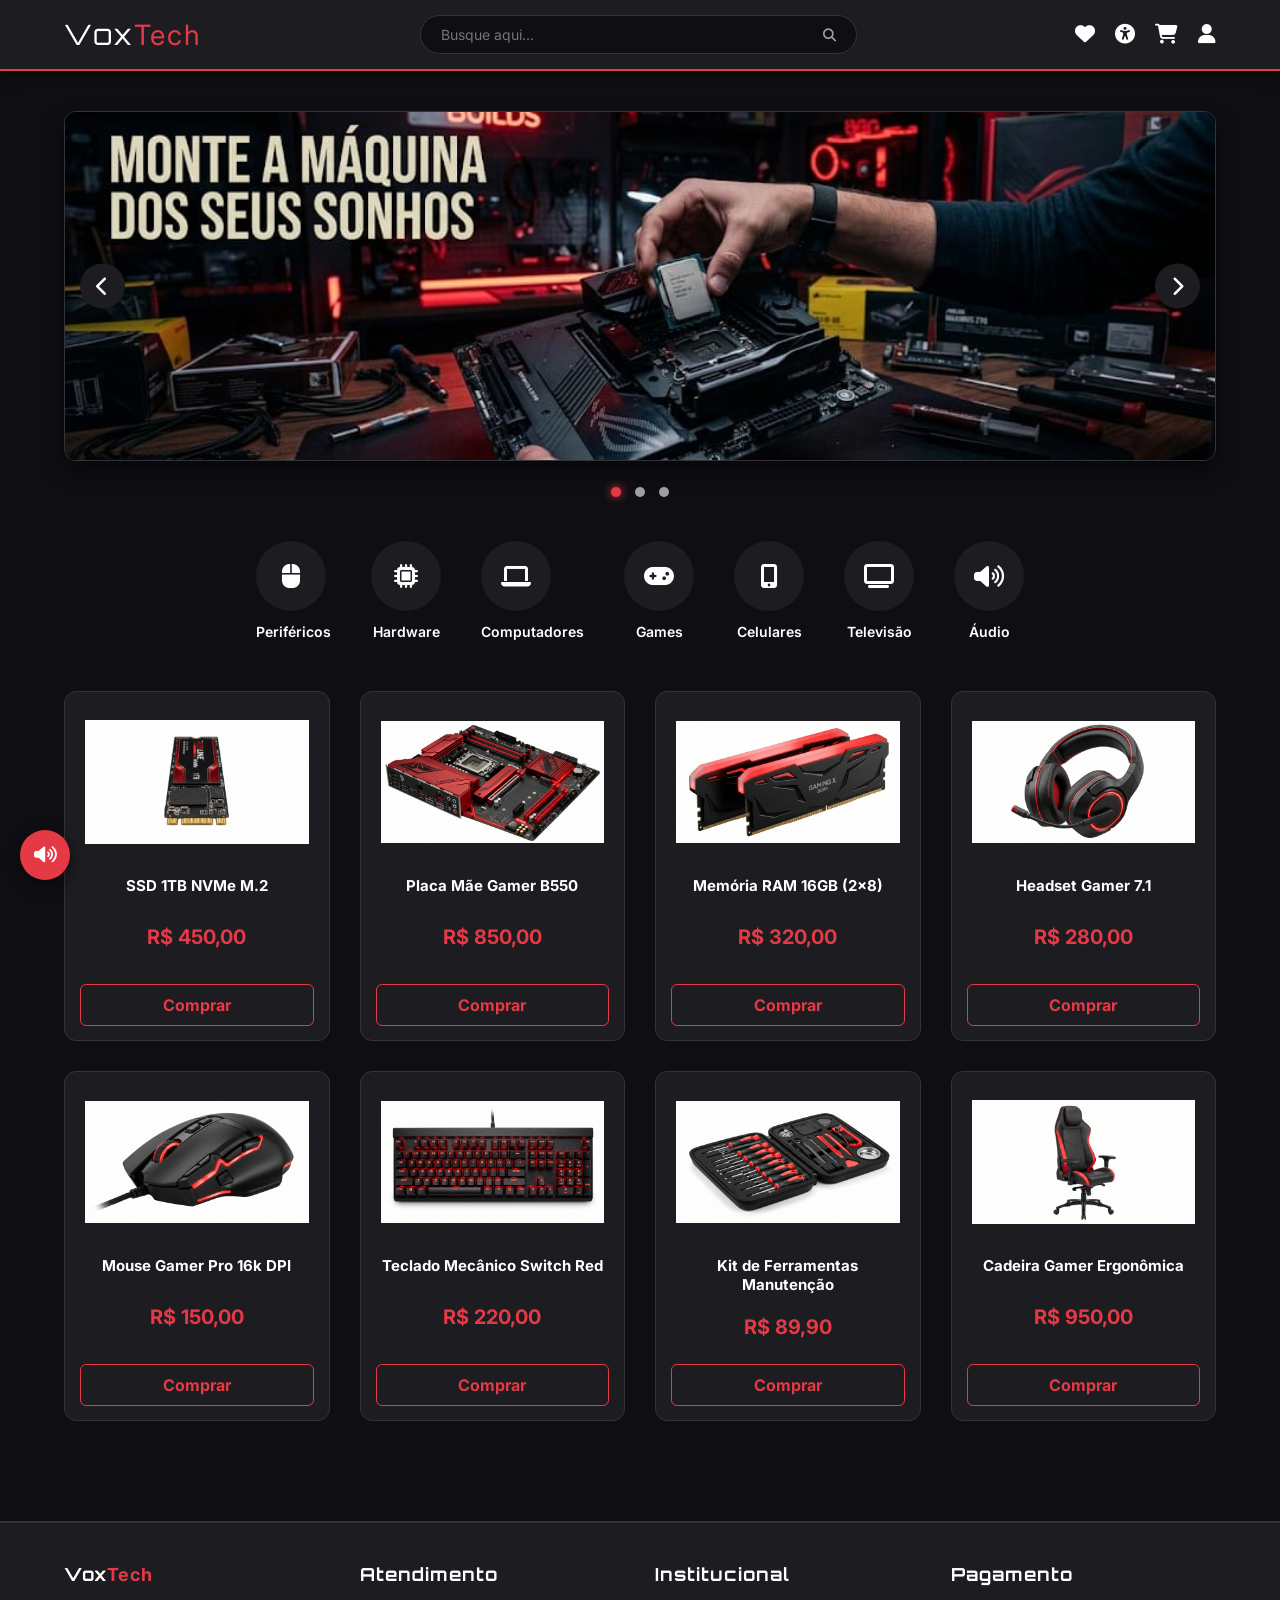
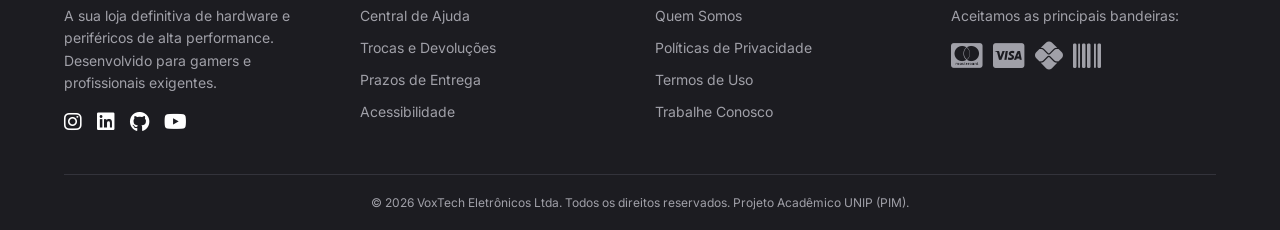
<file: index.html>
<!DOCTYPE html>
<html lang="pt-BR">
<head>
    <meta charset="UTF-8">
    <meta name="viewport" content="width=device-width, initial-scale=1.0">
    <title>VoxTech - Home</title>
    <link rel="stylesheet" href="https://cdnjs.cloudflare.com/ajax/libs/font-awesome/6.4.0/css/all.min.css">
    <link rel="stylesheet" href="style.css">
    <link rel="shortcut icon" href="Imagens/Icon.jpeg" type="image/x-icon">
</head>
<body>

    <header class="header">
        <a href="index.html" class="logo">Vox<span>Tech</span></a>
        <div class="search-bar">
            <input type="text" placeholder="Busque aqui...">
            <button><i class="fas fa-search"></i></button>
        </div>
        <div class="header-icons">
            <a href="favoritos.html" style="color: inherit;"><i class="fas fa-heart" title="Favoritos"></i></a>
            <a href="acessibilidade.html" style="color: inherit;"><i class="fas fa-universal-access" title="Acessibilidade"></i></a>
            <a href="carrinho.html" style="color: inherit;"><i class="fas fa-shopping-cart" title="Carrinho"></i></a>
            <a href="login.html" style="color: inherit;"><i class="fas fa-user" title="Perfil"></i></a>
        </div>
    </header>

    <main class="main-content">

        <section class="banner-section">
            <div class="carousel-container">
                <div class="carousel-slide">
                    <img src="Imagens/Banner 1.jpeg" alt="Banner 1" class="carousel-image">
                    <img src="Imagens/Banner 2.jpeg" alt="Banner 2" class="carousel-image">
                    <img src="Imagens/Banner 3.jpeg" alt="Banner 3" class="carousel-image">
                </div>

                <button id="prevBtn" class="carousel-btn prev"><i class="fas fa-chevron-left"></i></button>
                <button id="nextBtn" class="carousel-btn next"><i class="fas fa-chevron-right"></i></button>
            </div>

            <div class="banner-dots">
                <span class="dot active"></span>
                <span class="dot"></span>
                <span class="dot"></span>
            </div>
        </section>

        <section class="categorias">
            <div class="cat-item" onclick="window.location.href='categoria.html'">
                <div class="cat-icon"><i class="fas fa-mouse"></i></div>
                <span>Periféricos</span>
            </div>
            <div class="cat-item">
                <div class="cat-icon"><i class="fas fa-microchip"></i></div>
                <span>Hardware</span>
            </div>
            <div class="cat-item">
                <div class="cat-icon"><i class="fas fa-laptop"></i></div>
                <span>Computadores</span>
            </div>
            <div class="cat-item">
                <div class="cat-icon"><i class="fas fa-gamepad"></i></div>
                <span>Games</span>
            </div>
            <div class="cat-item">
                <div class="cat-icon"><i class="fas fa-mobile-alt"></i></div>
                <span>Celulares</span>
            </div>
            <div class="cat-item">
                <div class="cat-icon"><i class="fas fa-tv"></i></div>
                <span>Televisão</span>
            </div>
            <div class="cat-item">
                <div class="cat-icon"><i class="fas fa-volume-up"></i></div>
                <span>Áudio</span>
            </div>
        </section>

        <section class="produtos-grid">

            <div class="produto-card" onclick="window.location.href='produto.html'" style="cursor: pointer;">
                <img src="Imagens/SSD1TB.png" alt="SSD 1TB M.2" class="img-produto">
                <div class="info-produto">
                    <h3>SSD 1TB NVMe M.2</h3>
                    <p class="preco">R$ 450,00</p>
                    <button class="btn-comprar">Comprar</button>
                </div>
            </div>

            <div class="produto-card" onclick="window.location.href='produto.html'" style="cursor: pointer;">
                <img src="Imagens/PlacaMae.png" alt="Placa Mãe B550" class="img-produto">
                <div class="info-produto">
                    <h3>Placa Mãe Gamer B550</h3>
                    <p class="preco">R$ 850,00</p>
                    <button class="btn-comprar">Comprar</button>
                </div>
            </div>

            <div class="produto-card" onclick="window.location.href='produto.html'" style="cursor: pointer;">
                <img src="Imagens/MemoriaRAM.png" alt="Memória RAM 16GB" class="img-produto">
                <div class="info-produto">
                    <h3>Memória RAM 16GB (2x8)</h3>
                    <p class="preco">R$ 320,00</p>
                    <button class="btn-comprar">Comprar</button>
                </div>
            </div>

            <div class="produto-card" onclick="window.location.href='produto.html'" style="cursor: pointer;">
                <img src="Imagens/HeadsetGamer.png" alt="Headset Gamer" class="img-produto">
                <div class="info-produto">
                    <h3>Headset Gamer 7.1</h3>
                    <p class="preco">R$ 280,00</p>
                    <button class="btn-comprar">Comprar</button>
                </div>
            </div>

            <div class="produto-card" onclick="window.location.href='produto.html'" style="cursor: pointer;">
                <img src="Imagens/MouseGamer.png" alt="Mouse Gamer" class="img-produto">
                <div class="info-produto">
                    <h3>Mouse Gamer Pro 16k DPI</h3>
                    <p class="preco">R$ 150,00</p>
                    <button class="btn-comprar">Comprar</button>
                </div>
            </div>

            <div class="produto-card" onclick="window.location.href='produto.html'" style="cursor: pointer;">
                <img src="Imagens/TecladoMecanico.png" alt="Teclado Mecânico" class="img-produto">
                <div class="info-produto">
                    <h3>Teclado Mecânico Switch Red</h3>
                    <p class="preco">R$ 220,00</p>
                    <button class="btn-comprar">Comprar</button>
                </div>
            </div>

            <div class="produto-card" onclick="window.location.href='produto.html'" style="cursor: pointer;">
                <img src="Imagens/KitReparo.png" alt="Kit de Ferramentas" class="img-produto">
                <div class="info-produto">
                    <h3>Kit de Ferramentas Manutenção</h3>
                    <p class="preco">R$ 89,90</p>
                    <button class="btn-comprar">Comprar</button>
                </div>
            </div>

            <div class="produto-card" onclick="window.location.href='produto.html'" style="cursor: pointer;">
                <img src="Imagens/CadeiraGamer.png" alt="Cadeira Gamer" class="img-produto">
                <div class="info-produto">
                    <h3>Cadeira Gamer Ergonômica</h3>
                    <p class="preco">R$ 950,00</p>
                    <button class="btn-comprar">Comprar</button>
                </div>
            </div>

        </section>

    </main>

    <footer class="footer">
        <div class="footer-container">
            
            <div class="footer-column">
                <h3>Vox<span>Tech</span></h3>
                <p>A sua loja definitiva de hardware e periféricos de alta performance. Desenvolvido para gamers e profissionais exigentes.</p>
                <div class="footer-socials">
                    <a href="#"><i class="fab fa-instagram"></i></a>
                    <a href="#"><i class="fab fa-linkedin"></i></a>
                    <a href="#"><i class="fab fa-github"></i></a>
                    <a href="#"><i class="fab fa-youtube"></i></a>
                </div>
            </div>

            <div class="footer-column">
                <h3>Atendimento</h3>
                <ul class="footer-links">
                    <li><a href="#">Central de Ajuda</a></li>
                    <li><a href="#">Trocas e Devoluções</a></li>
                    <li><a href="#">Prazos de Entrega</a></li>
                    <li><a href="acessibilidade.html">Acessibilidade</a></li>
                </ul>
            </div>

            <div class="footer-column">
                <h3>Institucional</h3>
                <ul class="footer-links">
                    <li><a href="#">Quem Somos</a></li>
                    <li><a href="#">Políticas de Privacidade</a></li>
                    <li><a href="#">Termos de Uso</a></li>
                    <li><a href="#">Trabalhe Conosco</a></li>
                </ul>
            </div>

            <div class="footer-column">
                <h3>Pagamento</h3>
                <p>Aceitamos as principais bandeiras:</p>
                <div class="footer-payments">
                    <i class="fab fa-cc-mastercard" title="Mastercard"></i>
                    <i class="fab fa-cc-visa" title="Visa"></i>
                    <i class="fab fa-pix" title="Pix"></i>
                    <i class="fas fa-barcode" title="Boleto"></i>
                </div>
            </div>

        </div>

        <div class="footer-bottom">
            <p>&copy; 2026 VoxTech Eletrônicos Ltda. Todos os direitos reservados. Projeto Acadêmico UNIP (PIM).</p>
        </div>
    </footer>
    <div vw class="enabled">
        <div vw-access-button class="active"></div>
        <div vw-plugin-wrapper>
            <div class="vw-plugin-top-wrapper"></div>
        </div>
    </div>
    <script src="https://vlibras.gov.br/app/vlibras-plugin.js"></script>
    <script>
        new window.VLibras.Widget('https://vlibras.gov.br/app');
    </script>
    <script src="script.js"></script>
</body>
</html>
</file>
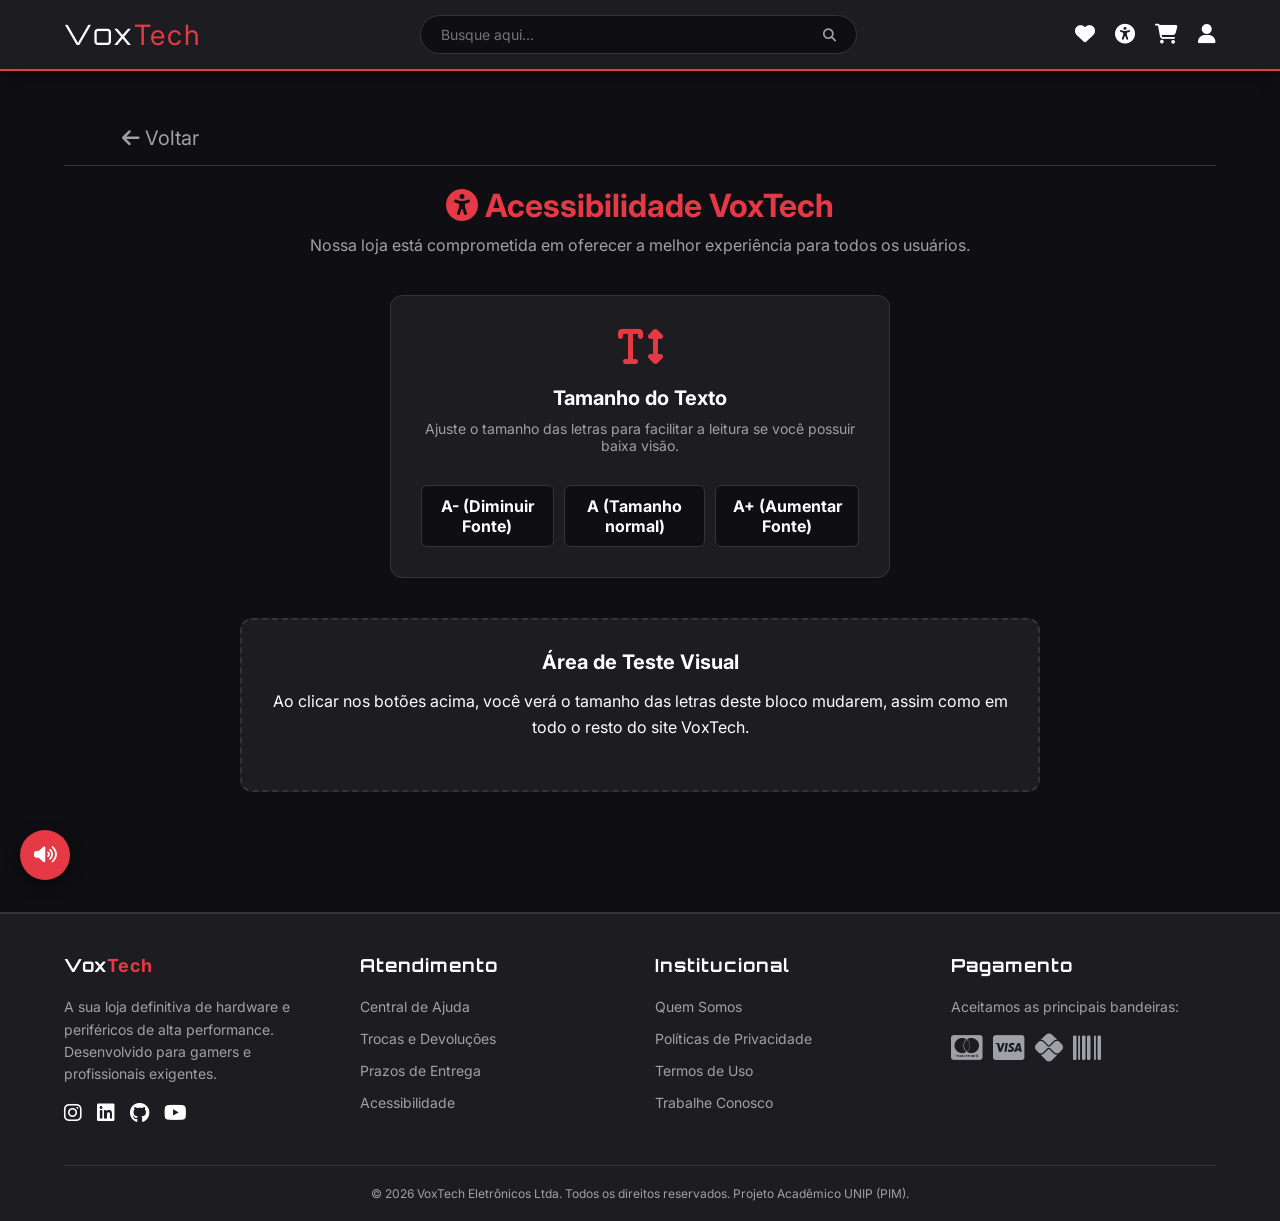
<file: acessibilidade.html>
<!DOCTYPE html>
<html lang="pt-BR">
<head>
    <meta charset="UTF-8">
    <meta name="viewport" content="width=device-width, initial-scale=1.0">
    <title>VoxTech - Acessibilidade</title>
    <link rel="stylesheet" href="https://cdnjs.cloudflare.com/ajax/libs/font-awesome/6.4.0/css/all.min.css">
    <link rel="stylesheet" href="style.css">
    <link rel="shortcut icon" href="Imagens/Icon.jpeg" type="image/x-icon">
</head>
<body>

    <header class="header">
        <a href="index.html" class="logo">Vox<span>Tech</span></a>
        <div class="search-bar">
            <input type="text" placeholder="Busque aqui...">
            <button><i class="fas fa-search"></i></button>
        </div>
        <div class="header-icons">
            <a href="favoritos.html" style="color: inherit;"><i class="fas fa-heart" title="Favoritos"></i></a>
            <a href="acessibilidade.html" style="color: inherit;"><i class="fas fa-universal-access" title="Acessibilidade"></i></a>
            <a href="carrinho.html" style="color: inherit;"><i class="fas fa-shopping-cart" title="Carrinho"></i></a>
            <a href="login.html" style="color: inherit;"><i class="fas fa-user" title="Perfil"></i></a>
        </div>
    </header>

    <main class="main-content">
        <nav class="sub-nav">
            <a href="index.html" class="back-button"><i class="fas fa-arrow-left"></i> Voltar</a>
        </nav>

        <section class="acessibilidade-section">
            <div class="acessibilidade-header">
                <h2><i class="fas fa-universal-access"></i> Acessibilidade VoxTech</h2>
                <p>Nossa loja está comprometida em oferecer a melhor experiência para todos os usuários.</p>
            </div>

            <div class="acessibilidade-cards">
                <div class="access-card" style="max-width: 500px; margin: 0 auto;">
                    <i class="fas fa-text-height access-icon"></i>
                    <h3>Tamanho do Texto</h3>
                    <p>Ajuste o tamanho das letras para facilitar a leitura se você possuir baixa visão.</p>
                    <div class="access-buttons">
                        <button id="btn-diminuir-fonte" class="btn-access">A- (Diminuir Fonte)</button>
                        <button id="btn-normal-fonte" class="btn-access">A (Tamanho normal)</button>
                        <button id="btn-aumentar-fonte" class="btn-access">A+ (Aumentar Fonte)</button>
                    </div>
                </div>
            </div>

            <div class="preview-area" style="margin-top: 40px;">
                <h3>Área de Teste Visual</h3>
                <p>Ao clicar nos botões acima, você verá o tamanho das letras deste bloco mudarem, assim como em todo o resto do site VoxTech.</p>
            </div>

        </section>
    </main>

    <footer class="footer">
        <div class="footer-container">
            <div class="footer-column">
                <h3>Vox<span>Tech</span></h3>
                <p>A sua loja definitiva de hardware e periféricos de alta performance. Desenvolvido para gamers e profissionais exigentes.</p>
                <div class="footer-socials">
                    <a href="#"><i class="fab fa-instagram"></i></a>
                    <a href="#"><i class="fab fa-linkedin"></i></a>
                    <a href="#"><i class="fab fa-github"></i></a>
                    <a href="#"><i class="fab fa-youtube"></i></a>
                </div>
            </div>
            <div class="footer-column">
                <h3>Atendimento</h3>
                <ul class="footer-links">
                    <li><a href="#">Central de Ajuda</a></li>
                    <li><a href="#">Trocas e Devoluções</a></li>
                    <li><a href="#">Prazos de Entrega</a></li>
                    <li><a href="acessibilidade.html">Acessibilidade</a></li>
                </ul>
            </div>
            <div class="footer-column">
                <h3>Institucional</h3>
                <ul class="footer-links">
                    <li><a href="#">Quem Somos</a></li>
                    <li><a href="#">Políticas de Privacidade</a></li>
                    <li><a href="#">Termos de Uso</a></li>
                    <li><a href="#">Trabalhe Conosco</a></li>
                </ul>
            </div>
            <div class="footer-column">
                <h3>Pagamento</h3>
                <p>Aceitamos as principais bandeiras:</p>
                <div class="footer-payments">
                    <i class="fab fa-cc-mastercard" title="Mastercard"></i>
                    <i class="fab fa-cc-visa" title="Visa"></i>
                    <i class="fab fa-pix" title="Pix"></i>
                    <i class="fas fa-barcode" title="Boleto"></i>
                </div>
            </div>
        </div>
        <div class="footer-bottom">
            <p>&copy; 2026 VoxTech Eletrônicos Ltda. Todos os direitos reservados. Projeto Acadêmico UNIP (PIM).</p>
        </div>
    </footer>
    <div vw class="enabled">
        <div vw-access-button class="active"></div>
        <div vw-plugin-wrapper>
            <div class="vw-plugin-top-wrapper"></div>
        </div>
    </div>
    <script src="https://vlibras.gov.br/app/vlibras-plugin.js"></script>
    <script>
        new window.VLibras.Widget('https://vlibras.gov.br/app');
    </script>
    <script src="script.js"></script>
</body>
</html>
</file>
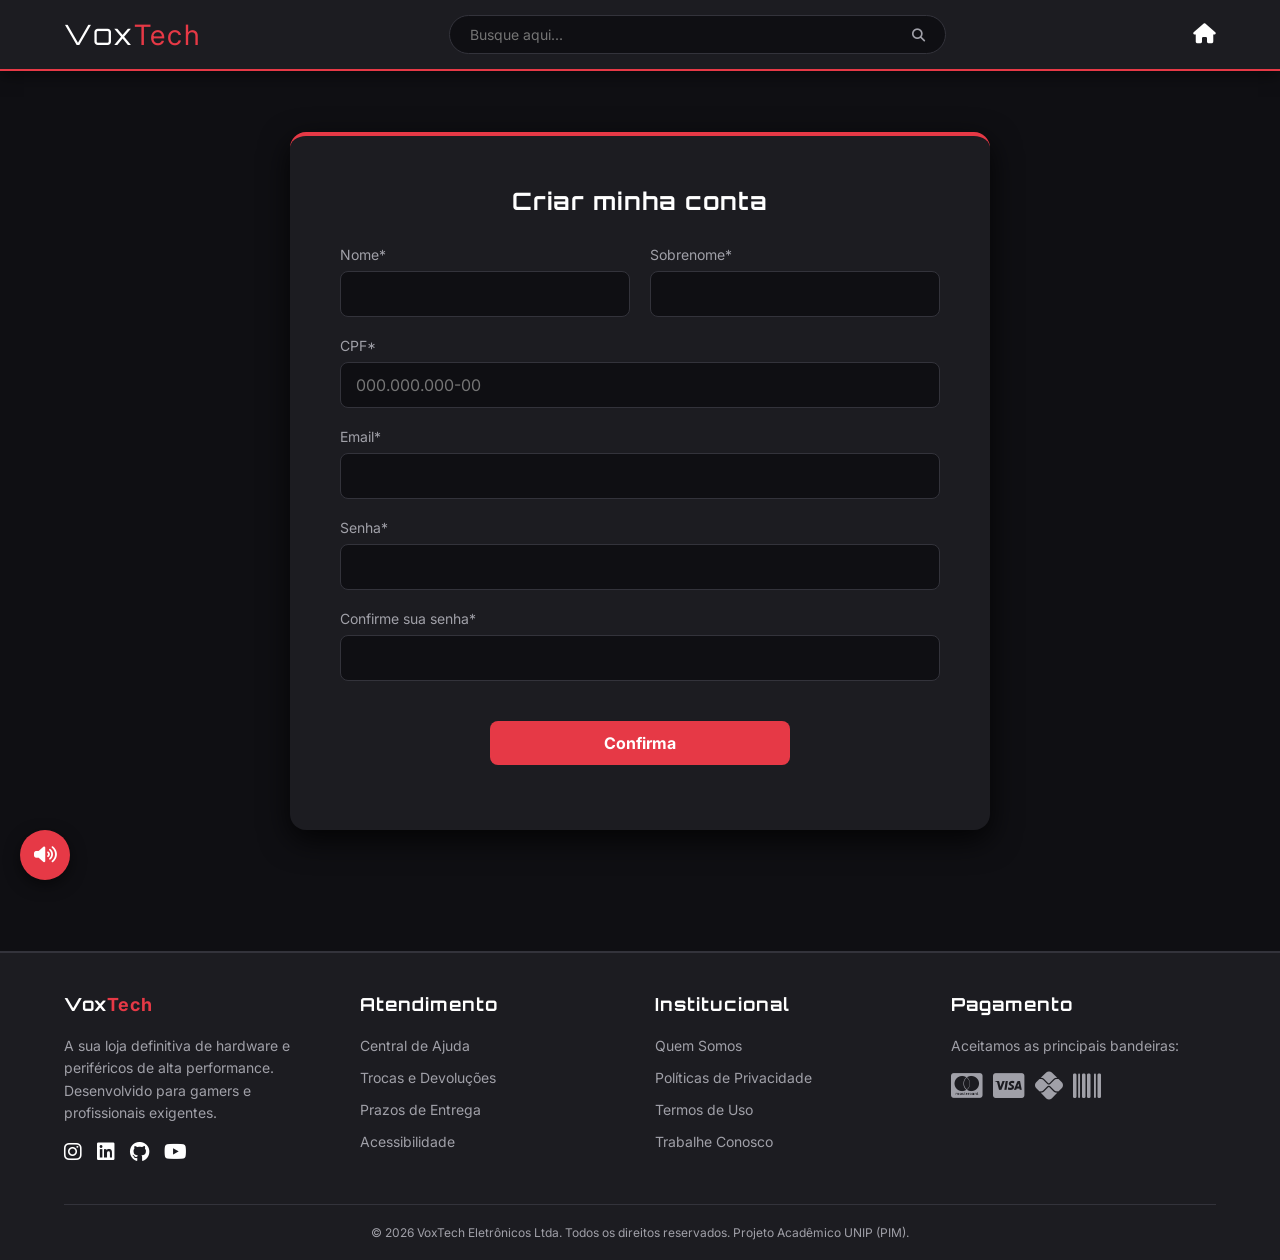
<file: cadastro.html>
<!DOCTYPE html>
<html lang="pt-BR">
<head>
    <meta charset="UTF-8">
    <meta name="viewport" content="width=device-width, initial-scale=1.0">
    <title>VoxTech - Cadastro</title>
    <link rel="stylesheet" href="https://cdnjs.cloudflare.com/ajax/libs/font-awesome/6.4.0/css/all.min.css">
    <link rel="stylesheet" href="style.css">
</head>
<body>

    <header class="header">
        <a href="index.html" class="logo">Vox<span>Tech</span></a>
        <div class="search-bar">
            <input type="text" placeholder="Busque aqui...">
            <button><i class="fas fa-search"></i></button>
        </div>
        <div class="header-icons">
            <a href="index.html" style="color: inherit;"><i class="fas fa-home" title="Voltar para Home"></i></a>
        </div>
    </header>

    <main class="auth-wrapper">
        <div class="auth-card large">
            <h2 class="auth-title">Criar minha conta</h2>

            <form action="#">
                <div class="form-row">
                    <div class="form-group">
                        <label>Nome*</label>
                        <input type="text" required>
                    </div>
                    <div class="form-group">
                        <label>Sobrenome*</label>
                        <input type="text" required>
                    </div>
                </div>

                <div class="form-group">
                    <label>CPF*</label>
                    <input type="text" required placeholder="000.000.000-00">
                </div>

                <div class="form-group">
                    <label>Email*</label>
                    <input type="email" required>
                </div>

                <div class="form-group">
                    <label>Senha*</label>
                    <input type="password" required>
                </div>

                <div class="form-group">
                    <label>Confirme sua senha*</label>
                    <input type="password" required>
                </div>

                <button type="submit" class="btn-primary" style="margin-top: 20px; width: 50%; margin-left: 25%;">Confirma</button>
            </form>
        </div>
    </main>

    <footer class="footer">
        <div class="footer-container">
            <div class="footer-column">
                <h3>Vox<span>Tech</span></h3>
                <p>A sua loja definitiva de hardware e periféricos de alta performance. Desenvolvido para gamers e profissionais exigentes.</p>
                <div class="footer-socials">
                    <a href="#"><i class="fab fa-instagram"></i></a>
                    <a href="#"><i class="fab fa-linkedin"></i></a>
                    <a href="#"><i class="fab fa-github"></i></a>
                    <a href="#"><i class="fab fa-youtube"></i></a>
                </div>
            </div>
            <div class="footer-column">
                <h3>Atendimento</h3>
                <ul class="footer-links">
                    <li><a href="#">Central de Ajuda</a></li>
                    <li><a href="#">Trocas e Devoluções</a></li>
                    <li><a href="#">Prazos de Entrega</a></li>
                    <li><a href="acessibilidade.html">Acessibilidade</a></li>
                </ul>
            </div>
            <div class="footer-column">
                <h3>Institucional</h3>
                <ul class="footer-links">
                    <li><a href="#">Quem Somos</a></li>
                    <li><a href="#">Políticas de Privacidade</a></li>
                    <li><a href="#">Termos de Uso</a></li>
                    <li><a href="#">Trabalhe Conosco</a></li>
                </ul>
            </div>
            <div class="footer-column">
                <h3>Pagamento</h3>
                <p>Aceitamos as principais bandeiras:</p>
                <div class="footer-payments">
                    <i class="fab fa-cc-mastercard" title="Mastercard"></i>
                    <i class="fab fa-cc-visa" title="Visa"></i>
                    <i class="fab fa-pix" title="Pix"></i>
                    <i class="fas fa-barcode" title="Boleto"></i>
                </div>
            </div>
        </div>
        <div class="footer-bottom">
            <p>&copy; 2026 VoxTech Eletrônicos Ltda. Todos os direitos reservados. Projeto Acadêmico UNIP (PIM).</p>
        </div>
    </footer>
    <div vw class="enabled">
        <div vw-access-button class="active"></div>
        <div vw-plugin-wrapper>
            <div class="vw-plugin-top-wrapper"></div>
        </div>
    </div>
    <script src="https://vlibras.gov.br/app/vlibras-plugin.js"></script>
    <script>
        new window.VLibras.Widget('https://vlibras.gov.br/app');
    </script>
    <script src="script.js"></script>
</body>
</html>
</file>
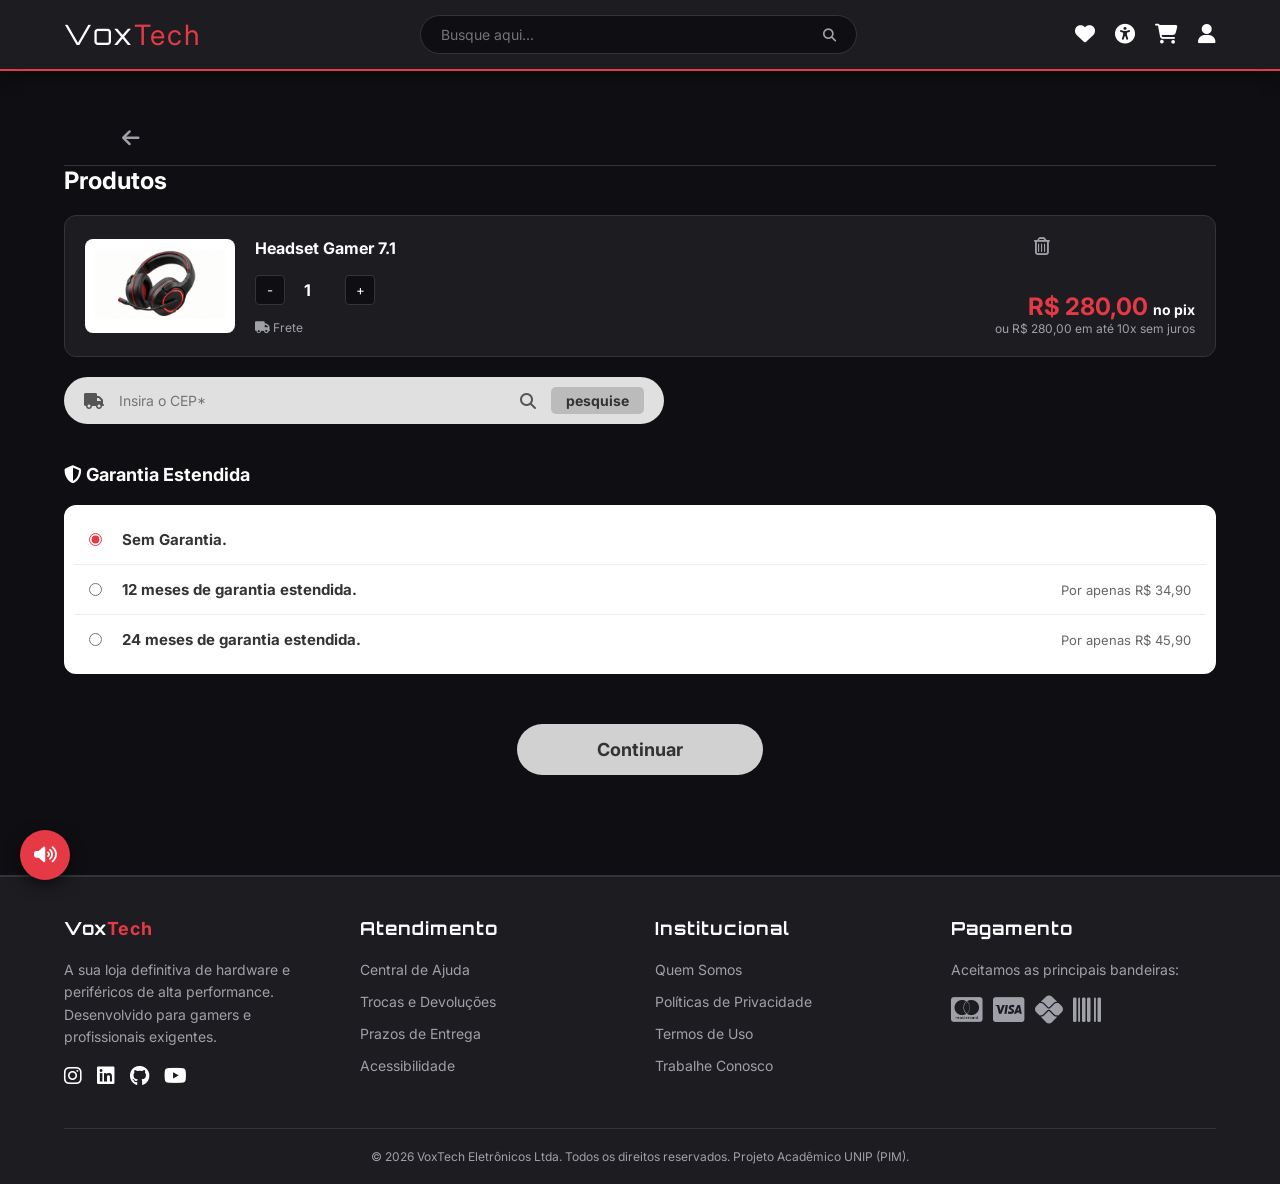
<file: carrinho.html>
<!DOCTYPE html>
<html lang="pt-BR">
<head>
    <meta charset="UTF-8">
    <meta name="viewport" content="width=device-width, initial-scale=1.0">
    <title>VoxTech - Carrinho</title>
    <link rel="stylesheet" href="https://cdnjs.cloudflare.com/ajax/libs/font-awesome/6.4.0/css/all.min.css">
    <link rel="stylesheet" href="style.css">
    <link rel="shortcut icon" href="Imagens/Icon.jpeg" type="image/x-icon">
</head>
<body>

    <header class="header">
        <a href="index.html" class="logo">Vox<span>Tech</span></a>
        <div class="search-bar">
            <input type="text" placeholder="Busque aqui...">
            <button><i class="fas fa-search"></i></button>
        </div>
        <div class="header-icons">
            <a href="favoritos.html" style="color: inherit;"><i class="fas fa-heart" title="Favoritos"></i></a>
            <a href="acessibilidade.html" style="color: inherit;"><i class="fas fa-universal-access" title="Acessibilidade"></i></a>
            <a href="carrinho.html" style="color: inherit;"><i class="fas fa-shopping-cart" title="Carrinho"></i></a>
            <a href="login.html" style="color: inherit;"><i class="fas fa-user" title="Perfil"></i></a>
        </div>
    </header>

    <main class="main-content">
        <nav class="sub-nav">
            <a href="produto.html" class="back-button"><i class="fas fa-arrow-left"></i></a>
        </nav>

        <section class="cart-section">
            <h2 class="section-title-cart">Produtos</h2>

            <div class="cart-item">
                <div class="cart-item-img">
                    <img src="Imagens/HeadsetGamer.png" alt="Headset Gamer 7.1">
                </div>
                <div class="cart-item-info">
                    <h3>Headset Gamer 7.1</h3>
                    <div class="quantity-controls">
                        <button class="qty-btn" id="minus">-</button>
                        <input type="number" value="1" id="qty-input" readonly>
                        <button class="qty-btn" id="plus">+</button>
                    </div>
                    <div class="shipping-info-small">
                        <i class="fas fa-truck"></i> <span>Frete</span>
                    </div>
                </div>
                <div class="cart-item-price-area">
                    <button class="delete-item"><i class="far fa-trash-alt"></i></button>
                    <div class="price-tags">
                        <h2 class="price-main">R$ 280,00 <span>no pix</span></h2>
                        <p class="price-sub">ou R$ 280,00 em até 10x sem juros</p>
                    </div>
                </div>
            </div>

            <div class="shipping-calculator-cart">
                <div class="shipping-bar">
                    <i class="fas fa-truck"></i>
                    <input type="text" placeholder="Insira o CEP*">
                    <i class="fas fa-search"></i>
                    <button class="btn-pesquisa-cep">pesquise</button>
                </div>
                <div class="frete-resultado" style="display: none; margin-top: 15px; padding: 15px; background-color: var(--surface); border: 1px solid var(--border-color); border-radius: 8px; font-size: 14px; max-width: 600px;"></div>
            </div>

            <div class="warranty-container">
                <h3><i class="fas fa-shield-alt"></i> Garantia Estendida</h3>
                <div class="warranty-options">
                    <label class="warranty-card">
                        <input type="radio" name="garantia" checked>
                        <span class="warranty-text">Sem Garantia.</span>
                    </label>
                    <label class="warranty-card">
                        <input type="radio" name="garantia">
                        <span class="warranty-text">12 meses de garantia estendida.</span>
                        <span class="warranty-price">Por apenas R$ 34,90</span>
                    </label>
                    <label class="warranty-card">
                        <input type="radio" name="garantia">
                        <span class="warranty-text">24 meses de garantia estendida.</span>
                        <span class="warranty-price">Por apenas R$ 45,90</span>
                    </label>
                </div>
            </div>

            <div class="cart-footer">
                <button class="btn-continuar-cart">Continuar</button>
            </div>
        </section>
    </main>

    <footer class="footer">
        <div class="footer-container">
            <div class="footer-column">
                <h3>Vox<span>Tech</span></h3>
                <p>A sua loja definitiva de hardware e periféricos de alta performance. Desenvolvido para gamers e profissionais exigentes.</p>
                <div class="footer-socials">
                    <a href="#"><i class="fab fa-instagram"></i></a>
                    <a href="#"><i class="fab fa-linkedin"></i></a>
                    <a href="#"><i class="fab fa-github"></i></a>
                    <a href="#"><i class="fab fa-youtube"></i></a>
                </div>
            </div>
            <div class="footer-column">
                <h3>Atendimento</h3>
                <ul class="footer-links">
                    <li><a href="#">Central de Ajuda</a></li>
                    <li><a href="#">Trocas e Devoluções</a></li>
                    <li><a href="#">Prazos de Entrega</a></li>
                    <li><a href="acessibilidade.html">Acessibilidade</a></li>
                </ul>
            </div>
            <div class="footer-column">
                <h3>Institucional</h3>
                <ul class="footer-links">
                    <li><a href="#">Quem Somos</a></li>
                    <li><a href="#">Políticas de Privacidade</a></li>
                    <li><a href="#">Termos de Uso</a></li>
                    <li><a href="#">Trabalhe Conosco</a></li>
                </ul>
            </div>
            <div class="footer-column">
                <h3>Pagamento</h3>
                <p>Aceitamos as principais bandeiras:</p>
                <div class="footer-payments">
                    <i class="fab fa-cc-mastercard" title="Mastercard"></i>
                    <i class="fab fa-cc-visa" title="Visa"></i>
                    <i class="fab fa-pix" title="Pix"></i>
                    <i class="fas fa-barcode" title="Boleto"></i>
                </div>
            </div>
        </div>
        <div class="footer-bottom">
            <p>&copy; 2026 VoxTech Eletrônicos Ltda. Todos os direitos reservados. Projeto Acadêmico UNIP (PIM).</p>
        </div>
    </footer>
    <div vw class="enabled">
        <div vw-access-button class="active"></div>
        <div vw-plugin-wrapper>
            <div class="vw-plugin-top-wrapper"></div>
        </div>
    </div>
    <script src="https://vlibras.gov.br/app/vlibras-plugin.js"></script>
    <script>
        new window.VLibras.Widget('https://vlibras.gov.br/app');
    </script>
    <script src="script.js"></script>
</body>
</html>
</file>
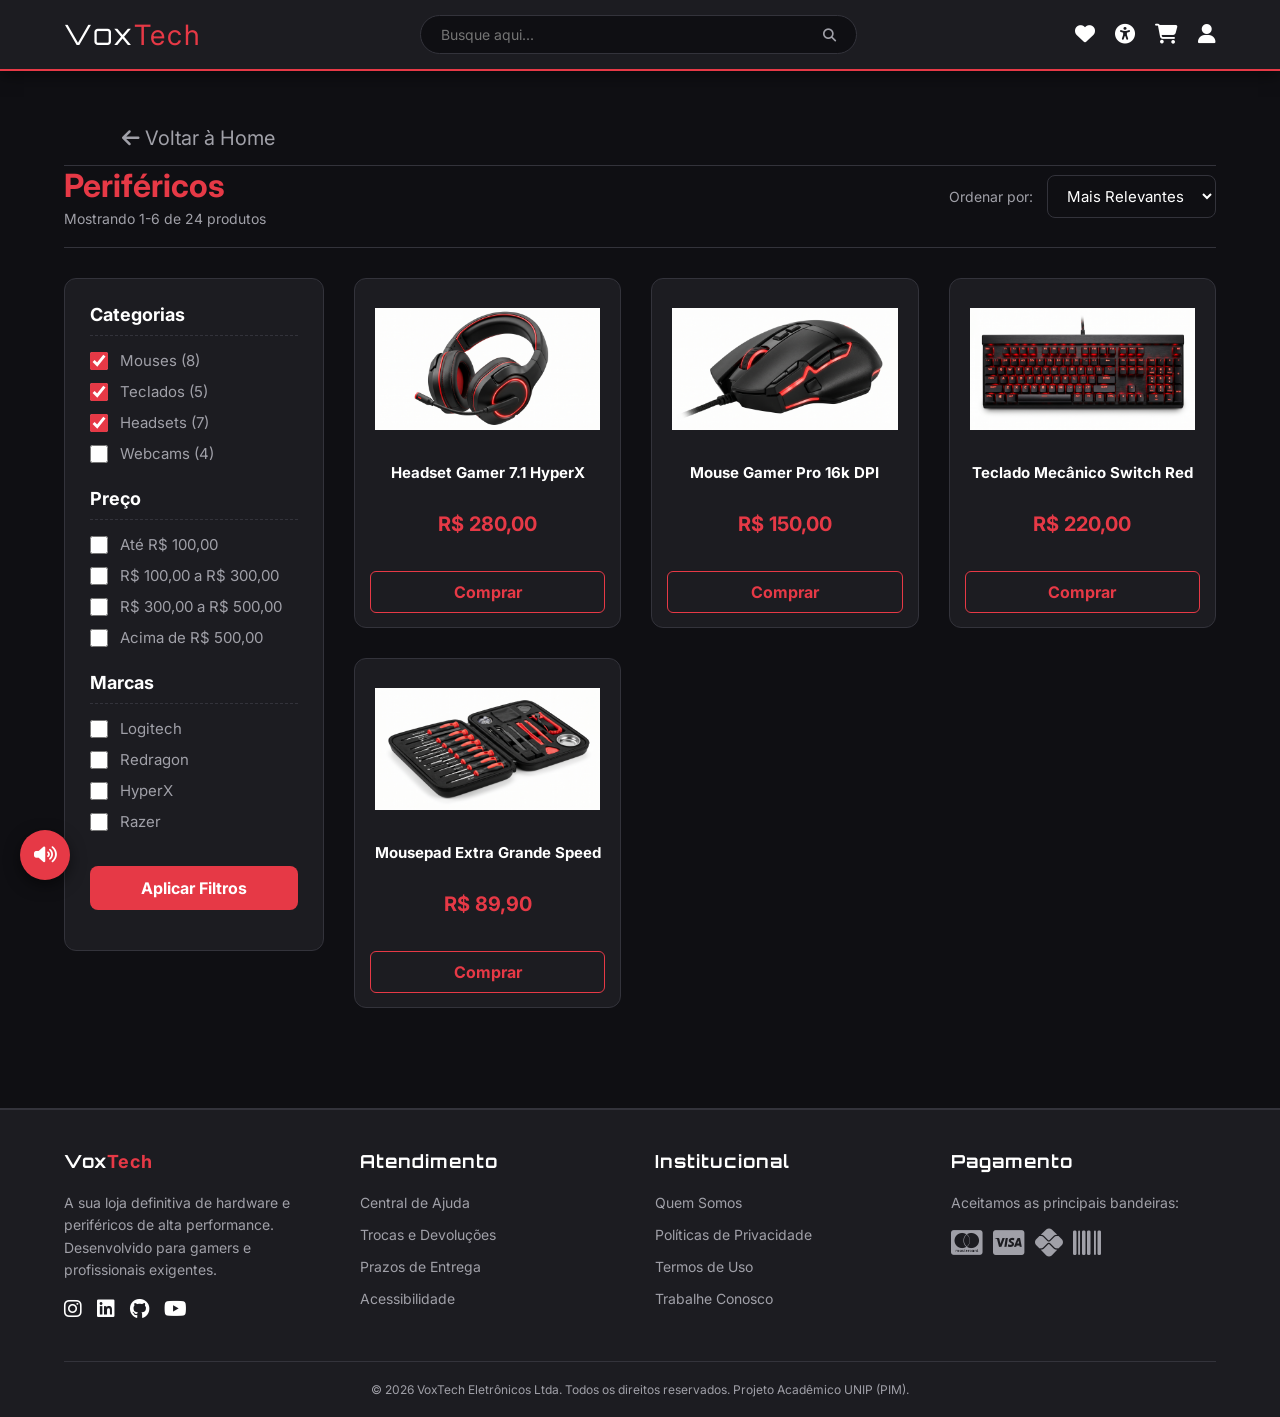
<file: categoria.html>
<!DOCTYPE html>
<html lang="pt-BR">
<head>
    <meta charset="UTF-8">
    <meta name="viewport" content="width=device-width, initial-scale=1.0">
    <title>VoxTech - Periféricos</title>
    <link rel="stylesheet" href="https://cdnjs.cloudflare.com/ajax/libs/font-awesome/6.4.0/css/all.min.css">
    <link rel="stylesheet" href="style.css">
    <link rel="shortcut icon" href="Imagens/Icon.jpeg" type="image/x-icon">
</head>
<body>

    <header class="header">
        <a href="index.html" class="logo">Vox<span>Tech</span></a>
        <div class="search-bar">
            <input type="text" placeholder="Busque aqui...">
            <button><i class="fas fa-search"></i></button>
        </div>
        <div class="header-icons">
            <a href="favoritos.html" style="color: inherit;"><i class="fas fa-heart" title="Favoritos"></i></a>
            <a href="acessibilidade.html" style="color: inherit;"><i class="fas fa-universal-access" title="Acessibilidade"></i></a>
            <a href="carrinho.html" style="color: inherit;"><i class="fas fa-shopping-cart" title="Carrinho"></i></a>
            <a href="login.html" style="color: inherit;"><i class="fas fa-user" title="Perfil"></i></a>
        </div>
    </header>

    <main class="main-content">
        <nav class="sub-nav">
            <a href="index.html" class="back-button"><i class="fas fa-arrow-left"></i> Voltar à Home</a>
        </nav>

        <div class="category-header">
            <div>
                <h2>Periféricos</h2>
                <p style="color: var(--text-muted); font-size: 0.875rem; margin-top: 5px;">Mostrando 1-6 de 24 produtos</p>
            </div>
            
            <div class="category-sort">
                <label for="ordenar" style="color: var(--text-muted); font-size: 0.875rem; margin-right: 10px;">Ordenar por:</label>
                <select id="ordenar" class="sort-select">
                    <option value="relevancia">Mais Relevantes</option>
                    <option value="menor-preco">Menor Preço</option>
                    <option value="maior-preco">Maior Preço</option>
                    <option value="mais-vendidos">Mais Vendidos</option>
                </select>
            </div>
        </div>

        <div class="category-layout">
            <aside class="filters-sidebar">
                <div class="filter-group">
                    <h3>Categorias</h3>
                    <label class="filter-item"><input type="checkbox" checked> Mouses (8)</label>
                    <label class="filter-item"><input type="checkbox" checked> Teclados (5)</label>
                    <label class="filter-item"><input type="checkbox" checked> Headsets (7)</label>
                    <label class="filter-item"><input type="checkbox"> Webcams (4)</label>
                </div>

                <div class="filter-group">
                    <h3>Preço</h3>
                    <label class="filter-item"><input type="checkbox"> Até R$ 100,00</label>
                    <label class="filter-item"><input type="checkbox"> R$ 100,00 a R$ 300,00</label>
                    <label class="filter-item"><input type="checkbox"> R$ 300,00 a R$ 500,00</label>
                    <label class="filter-item"><input type="checkbox"> Acima de R$ 500,00</label>
                </div>

                <div class="filter-group">
                    <h3>Marcas</h3>
                    <label class="filter-item"><input type="checkbox"> Logitech</label>
                    <label class="filter-item"><input type="checkbox"> Redragon</label>
                    <label class="filter-item"><input type="checkbox"> HyperX</label>
                    <label class="filter-item"><input type="checkbox"> Razer</label>
                </div>

                <button class="btn-primary" style="margin-top: 10px;">Aplicar Filtros</button>
            </aside>

            <section class="produtos-grid" style="flex: 1;">
                
                <div class="produto-card" onclick="window.location.href='produto.html'" style="cursor: pointer;">
                    <img src="Imagens/HeadsetGamer.png" alt="Headset Gamer" class="img-produto">
                    <div class="info-produto">
                        <h3>Headset Gamer 7.1 HyperX</h3>
                        <p class="preco">R$ 280,00</p>
                        <button class="btn-comprar">Comprar</button>
                    </div>
                </div>

                <div class="produto-card" onclick="window.location.href='produto.html'" style="cursor: pointer;">
                    <img src="Imagens/MouseGamer.png" alt="Mouse Gamer" class="img-produto">
                    <div class="info-produto">
                        <h3>Mouse Gamer Pro 16k DPI</h3>
                        <p class="preco">R$ 150,00</p>
                        <button class="btn-comprar">Comprar</button>
                    </div>
                </div>

                <div class="produto-card" onclick="window.location.href='produto.html'" style="cursor: pointer;">
                    <img src="Imagens/TecladoMecanico.png" alt="Teclado Mecânico" class="img-produto">
                    <div class="info-produto">
                        <h3>Teclado Mecânico Switch Red</h3>
                        <p class="preco">R$ 220,00</p>
                        <button class="btn-comprar">Comprar</button>
                    </div>
                </div>
                
                <div class="produto-card" onclick="window.location.href='produto.html'" style="cursor: pointer;">
                    <img src="Imagens/KitReparo.png" alt="Mousepad Extra Grande" class="img-produto">
                    <div class="info-produto">
                        <h3>Mousepad Extra Grande Speed</h3>
                        <p class="preco">R$ 89,90</p>
                        <button class="btn-comprar">Comprar</button>
                    </div>
                </div>

            </section>
        </div>
    </main>

    <footer class="footer">
        <div class="footer-container">
            <div class="footer-column">
                <h3>Vox<span>Tech</span></h3>
                <p>A sua loja definitiva de hardware e periféricos de alta performance. Desenvolvido para gamers e profissionais exigentes.</p>
                <div class="footer-socials">
                    <a href="#"><i class="fab fa-instagram"></i></a>
                    <a href="#"><i class="fab fa-linkedin"></i></a>
                    <a href="#"><i class="fab fa-github"></i></a>
                    <a href="#"><i class="fab fa-youtube"></i></a>
                </div>
            </div>
            <div class="footer-column">
                <h3>Atendimento</h3>
                <ul class="footer-links">
                    <li><a href="#">Central de Ajuda</a></li>
                    <li><a href="#">Trocas e Devoluções</a></li>
                    <li><a href="#">Prazos de Entrega</a></li>
                    <li><a href="acessibilidade.html">Acessibilidade</a></li>
                </ul>
            </div>
            <div class="footer-column">
                <h3>Institucional</h3>
                <ul class="footer-links">
                    <li><a href="#">Quem Somos</a></li>
                    <li><a href="#">Políticas de Privacidade</a></li>
                    <li><a href="#">Termos de Uso</a></li>
                    <li><a href="#">Trabalhe Conosco</a></li>
                </ul>
            </div>
            <div class="footer-column">
                <h3>Pagamento</h3>
                <p>Aceitamos as principais bandeiras:</p>
                <div class="footer-payments">
                    <i class="fab fa-cc-mastercard" title="Mastercard"></i>
                    <i class="fab fa-cc-visa" title="Visa"></i>
                    <i class="fab fa-pix" title="Pix"></i>
                    <i class="fas fa-barcode" title="Boleto"></i>
                </div>
            </div>
        </div>
        <div class="footer-bottom">
            <p>&copy; 2026 VoxTech Eletrônicos Ltda. Todos os direitos reservados. Projeto Acadêmico UNIP (PIM).</p>
        </div>
    </footer>
    <div vw class="enabled">
        <div vw-access-button class="active"></div>
        <div vw-plugin-wrapper>
            <div class="vw-plugin-top-wrapper"></div>
        </div>
    </div>
    <script src="https://vlibras.gov.br/app/vlibras-plugin.js"></script>
    <script>
        new window.VLibras.Widget('https://vlibras.gov.br/app');
    </script>
    <script src="script.js"></script>
</body>
</html>
</file>
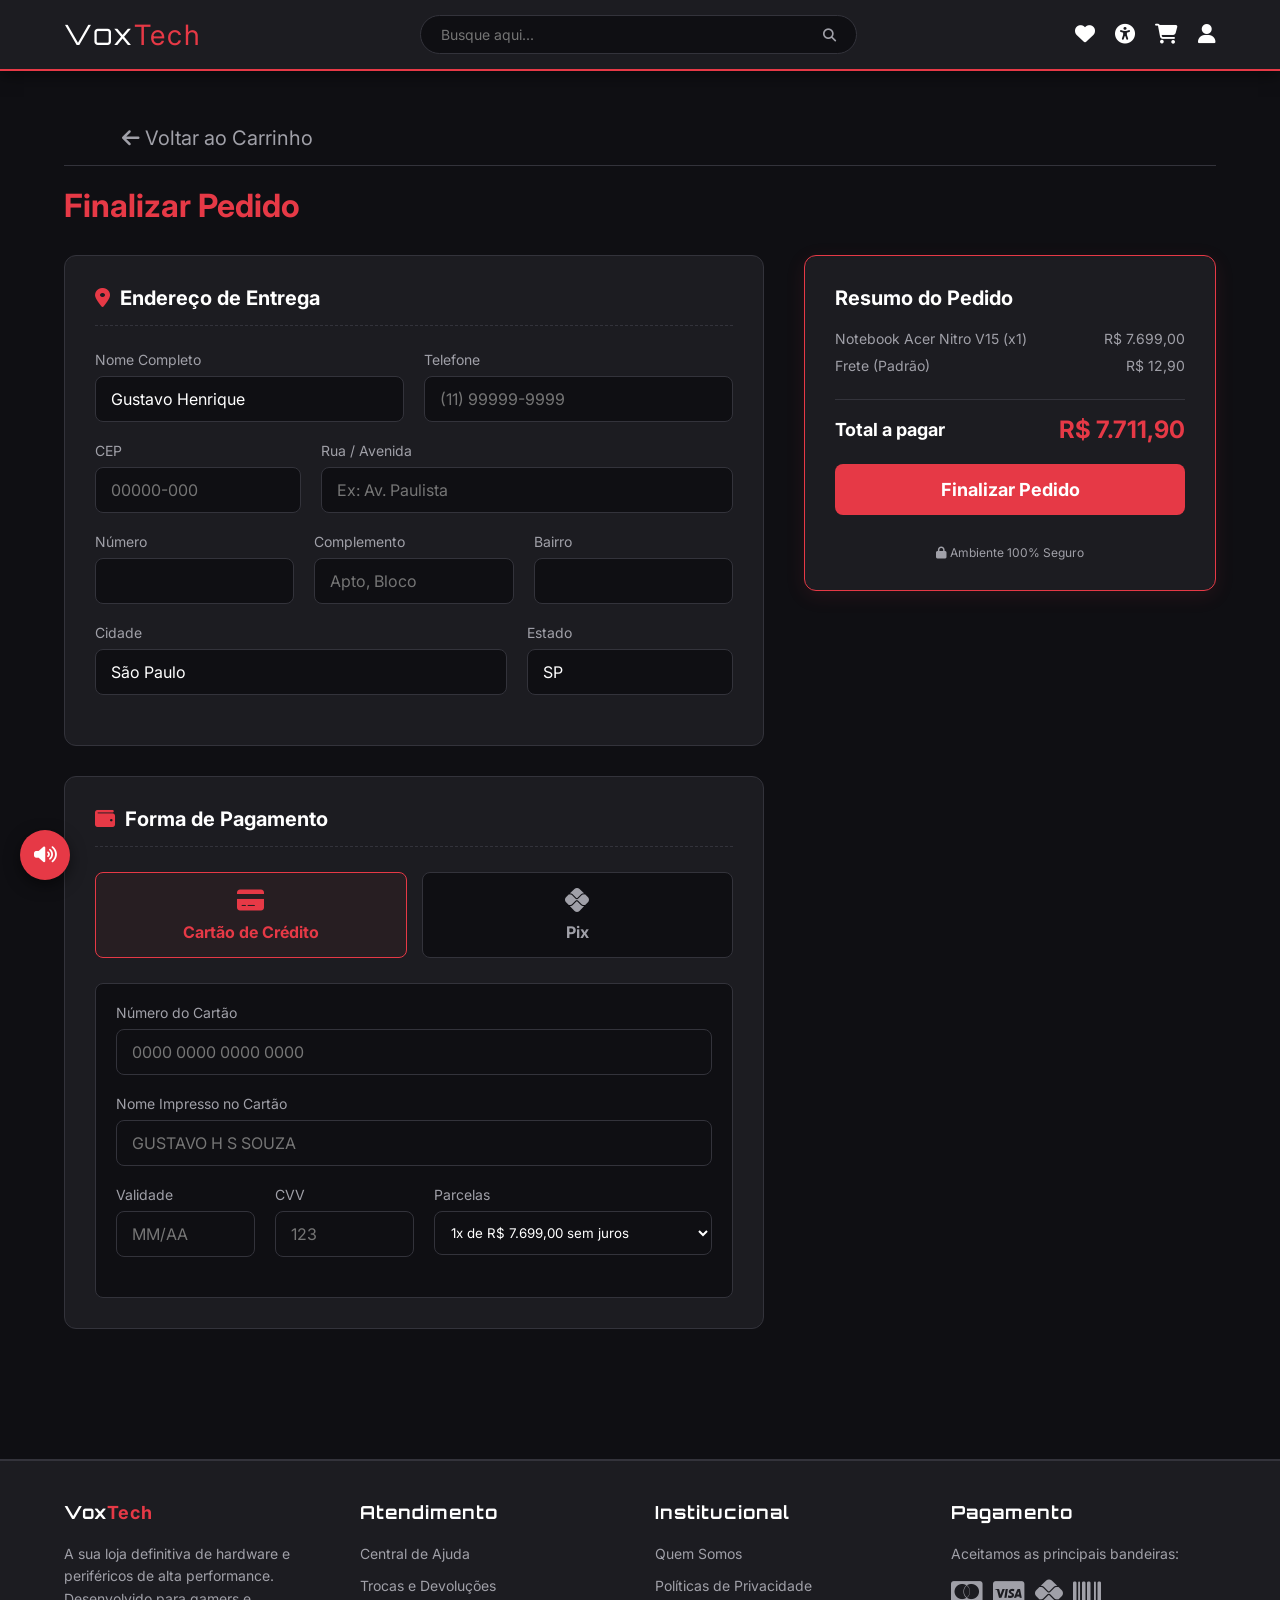
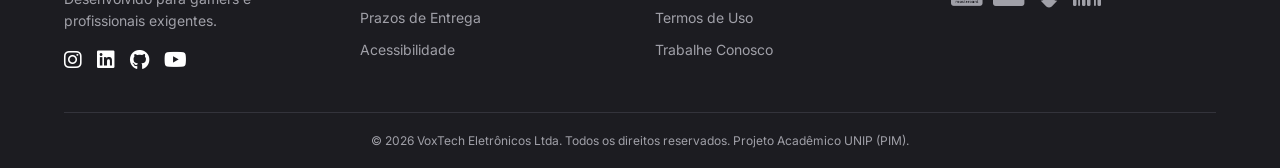
<file: checkout.html>
<!DOCTYPE html>
<html lang="pt-BR">
<head>
    <meta charset="UTF-8">
    <meta name="viewport" content="width=device-width, initial-scale=1.0">
    <title>VoxTech - Finalizar Pedido</title>
    <link rel="stylesheet" href="https://cdnjs.cloudflare.com/ajax/libs/font-awesome/6.4.0/css/all.min.css">
    <link rel="stylesheet" href="style.css">
    <link rel="shortcut icon" href="Imagens/Icon.jpeg" type="image/x-icon">
</head>
<body>

    <header class="header">
        <a href="index.html" class="logo">Vox<span>Tech</span></a>
        <div class="search-bar">
            <input type="text" placeholder="Busque aqui...">
            <button><i class="fas fa-search"></i></button>
        </div>
        <div class="header-icons">
            <a href="favoritos.html" style="color: inherit;"><i class="fas fa-heart" title="Favoritos"></i></a>
            <a href="acessibilidade.html" style="color: inherit;"><i class="fas fa-universal-access" title="Acessibilidade"></i></a>
            <a href="carrinho.html" style="color: inherit;"><i class="fas fa-shopping-cart" title="Carrinho"></i></a>
            <a href="perfil.html" style="color: inherit;"><i class="fas fa-user" title="Perfil"></i></a>
        </div>
    </header>

    <main class="main-content">
        <nav class="sub-nav" style="margin-bottom: 20px;">
            <a href="carrinho.html" class="back-button"><i class="fas fa-arrow-left"></i> Voltar ao Carrinho</a>
        </nav>

        <h2 style="font-size: 2rem; color: var(--red-primary); margin-bottom: 30px;">Finalizar Pedido</h2>

        <div class="checkout-layout">
            
            <div class="checkout-forms">
                
                <section class="checkout-section">
                    <h3><i class="fas fa-map-marker-alt"></i> Endereço de Entrega</h3>
                    <div class="form-row">
                        <div class="form-group"><label>Nome Completo</label><input type="text" value="Gustavo Henrique"></div>
                        <div class="form-group"><label>Telefone</label><input type="text" placeholder="(11) 99999-9999"></div>
                    </div>
                    <div class="form-row">
                        <div class="form-group"><label>CEP</label><input type="text" placeholder="00000-000"></div>
                        <div class="form-group" style="flex: 2;"><label>Rua / Avenida</label><input type="text" placeholder="Ex: Av. Paulista"></div>
                    </div>
                    <div class="form-row">
                        <div class="form-group"><label>Número</label><input type="text"></div>
                        <div class="form-group"><label>Complemento</label><input type="text" placeholder="Apto, Bloco"></div>
                        <div class="form-group"><label>Bairro</label><input type="text"></div>
                    </div>
                    <div class="form-row">
                        <div class="form-group" style="flex: 2;"><label>Cidade</label><input type="text" value="São Paulo"></div>
                        <div class="form-group"><label>Estado</label><input type="text" value="SP"></div>
                    </div>
                </section>

                <section class="checkout-section">
                    <h3><i class="fas fa-wallet"></i> Forma de Pagamento</h3>
                    
                    <div class="payment-options">
                        <label class="payment-method">
                            <input type="radio" name="pagamento" value="cartao" checked>
                            <i class="fas fa-credit-card"></i> Cartão de Crédito
                        </label>
                        <label class="payment-method">
                            <input type="radio" name="pagamento" value="pix">
                            <i class="fab fa-pix"></i> Pix
                        </label>
                    </div>

                    <div id="form-cartao" class="payment-form active">
                        <div class="form-group"><label>Número do Cartão</label><input type="text" placeholder="0000 0000 0000 0000"></div>
                        <div class="form-group"><label>Nome Impresso no Cartão</label><input type="text" placeholder="GUSTAVO H S SOUZA"></div>
                        <div class="form-row">
                            <div class="form-group"><label>Validade</label><input type="text" placeholder="MM/AA"></div>
                            <div class="form-group"><label>CVV</label><input type="text" placeholder="123"></div>
                            <div class="form-group" style="flex: 2;">
                                <label>Parcelas</label>
                                <select style="width: 100%; padding: 12px; background: var(--bg-dark); color: white; border: 1px solid var(--border-color); border-radius: 8px;">
                                    <option>1x de R$ 7.699,00 sem juros</option>
                                    <option>10x de R$ 769,90 sem juros</option>
                                </select>
                            </div>
                        </div>
                    </div>

                    <div id="form-pix" class="payment-form" style="display: none; text-align: center; padding: 20px;">
                        <i class="fab fa-pix" style="font-size: 3rem; color: #32BCAD; margin-bottom: 15px;"></i>
                        <h4 style="margin-bottom: 10px;">Pagamento rápido e seguro</h4>
                        <p style="color: var(--text-muted); font-size: 0.875rem; margin-bottom: 20px;">Ao finalizar a compra, um QR Code e um código "Copia e Cola" serão gerados para você pagar no aplicativo do seu banco.</p>
                        <div style="background-color: var(--bg-dark); padding: 15px; border-radius: 8px; border: 1px dashed var(--red-primary); color: var(--red-primary); font-weight: bold;">
                            Aprovação Imediata
                        </div>
                    </div>

                </section>
            </div>

            <aside class="checkout-summary">
                <h3>Resumo do Pedido</h3>
                
                <div class="summary-items">
                    <div class="summary-item">
                        <span>Notebook Acer Nitro V15 (x1)</span>
                        <span>R$ 7.699,00</span>
                    </div>
                    <div class="summary-item">
                        <span>Frete (Padrão)</span>
                        <span>R$ 12,90</span>
                    </div>
                </div>

                <div class="summary-total">
                    <span>Total a pagar</span>
                    <span class="total-price">R$ 7.711,90</span>
                </div>

                <button class="btn-primary" style="font-size: 1.125rem; padding: 15px; margin-top: 20px;" onclick="alert('Pedido Finalizado com Sucesso! Obrigado por comprar na VoxTech.')">Finalizar Pedido</button>
                <p style="text-align: center; font-size: 0.75rem; color: var(--text-muted); margin-top: 15px;"><i class="fas fa-lock"></i> Ambiente 100% Seguro</p>
            </aside>

        </div>
    </main>

    <footer class="footer">
        <div class="footer-container">
            <div class="footer-column">
                <h3>Vox<span>Tech</span></h3>
                <p>A sua loja definitiva de hardware e periféricos de alta performance. Desenvolvido para gamers e profissionais exigentes.</p>
                <div class="footer-socials">
                    <a href="#"><i class="fab fa-instagram"></i></a>
                    <a href="#"><i class="fab fa-linkedin"></i></a>
                    <a href="#"><i class="fab fa-github"></i></a>
                    <a href="#"><i class="fab fa-youtube"></i></a>
                </div>
            </div>
            <div class="footer-column">
                <h3>Atendimento</h3>
                <ul class="footer-links">
                    <li><a href="#">Central de Ajuda</a></li>
                    <li><a href="#">Trocas e Devoluções</a></li>
                    <li><a href="#">Prazos de Entrega</a></li>
                    <li><a href="acessibilidade.html">Acessibilidade</a></li>
                </ul>
            </div>
            <div class="footer-column">
                <h3>Institucional</h3>
                <ul class="footer-links">
                    <li><a href="#">Quem Somos</a></li>
                    <li><a href="#">Políticas de Privacidade</a></li>
                    <li><a href="#">Termos de Uso</a></li>
                    <li><a href="#">Trabalhe Conosco</a></li>
                </ul>
            </div>
            <div class="footer-column">
                <h3>Pagamento</h3>
                <p>Aceitamos as principais bandeiras:</p>
                <div class="footer-payments">
                    <i class="fab fa-cc-mastercard" title="Mastercard"></i>
                    <i class="fab fa-cc-visa" title="Visa"></i>
                    <i class="fab fa-pix" title="Pix"></i>
                    <i class="fas fa-barcode" title="Boleto"></i>
                </div>
            </div>
        </div>
        <div class="footer-bottom">
            <p>&copy; 2026 VoxTech Eletrônicos Ltda. Todos os direitos reservados. Projeto Acadêmico UNIP (PIM).</p>
        </div>
    </footer>
    <div vw class="enabled">
        <div vw-access-button class="active"></div>
        <div vw-plugin-wrapper>
            <div class="vw-plugin-top-wrapper"></div>
        </div>
    </div>
    <script src="https://vlibras.gov.br/app/vlibras-plugin.js"></script>
    <script>
        new window.VLibras.Widget('https://vlibras.gov.br/app');
    </script>
    <script src="script.js"></script>
</body>
</html>
</file>
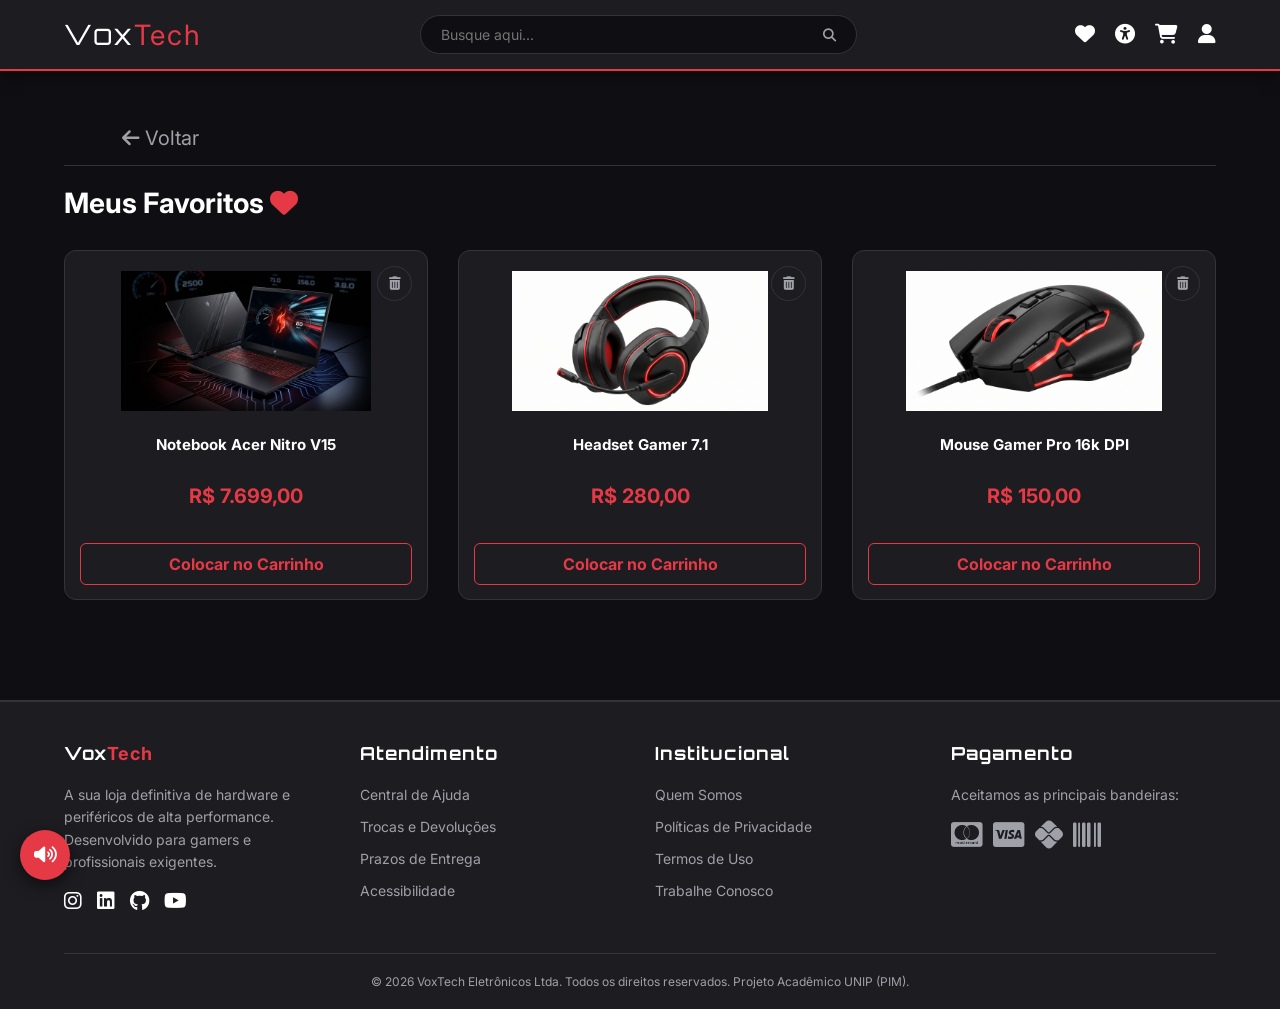
<file: favoritos.html>
<!DOCTYPE html>
<html lang="pt-BR">
<head>
    <meta charset="UTF-8">
    <meta name="viewport" content="width=device-width, initial-scale=1.0">
    <title>VoxTech - Meus Favoritos</title>
    <link rel="stylesheet" href="https://cdnjs.cloudflare.com/ajax/libs/font-awesome/6.4.0/css/all.min.css">
    <link rel="stylesheet" href="style.css">
    <link rel="shortcut icon" href="Imagens/Icon.jpeg" type="image/x-icon">
    <style>
        .btn-remover-favorito {
            position: absolute; top: 15px; right: 15px; background: var(--surface);
            border: 1px solid var(--border-color); color: var(--text-muted);
            width: 35px; height: 35px; border-radius: 50%; cursor: pointer;
            display: flex; justify-content: center; align-items: center;
            transition: 0.3s; z-index: 2;
        }
        .btn-remover-favorito:hover {
            color: var(--red-primary); border-color: var(--red-primary); box-shadow: 0 0 10px var(--red-glow);
        }
        .produto-card { position: relative; }
    </style>
</head>
<body>

    <header class="header">
        <a href="index.html" class="logo">Vox<span>Tech</span></a>
        <div class="search-bar">
            <input type="text" placeholder="Busque aqui...">
            <button><i class="fas fa-search"></i></button>
        </div>
        <div class="header-icons">
            <a href="favoritos.html" style="color: inherit;"><i class="fas fa-heart" title="Favoritos"></i></a>
            <a href="acessibilidade.html" style="color: inherit;"><i class="fas fa-universal-access" title="Acessibilidade"></i></a>
            <a href="carrinho.html" style="color: inherit;"><i class="fas fa-shopping-cart" title="Carrinho"></i></a>
            <a href="login.html" style="color: inherit;"><i class="fas fa-user" title="Perfil"></i></a>
        </div>
    </header>

    <main class="main-content">
        <nav class="sub-nav">
            <a href="index.html" class="back-button"><i class="fas fa-arrow-left"></i> Voltar</a>
        </nav>

        <h2 style="font-size: 28px; margin-bottom: 30px; margin-top: 20px;">Meus Favoritos <i class="fas fa-heart" style="color: var(--red-primary);"></i></h2>

        <section class="produtos-grid">

            <div class="produto-card">
                <button class="btn-remover-favorito" title="Remover"><i class="fas fa-trash-alt"></i></button>
                <img src="Imagens/NotebookGamer.jpeg" alt="Notebook Acer Nitro" class="img-produto" style="cursor: pointer;" onclick="window.location.href='produto.html'">
                <div class="info-produto">
                    <h3>Notebook Acer Nitro V15</h3>
                    <p class="preco">R$ 7.699,00</p>
                    <button class="btn-comprar" onclick="window.location.href='carrinho.html'">Colocar no Carrinho</button>
                </div>
            </div>

            <div class="produto-card">
                <button class="btn-remover-favorito" title="Remover"><i class="fas fa-trash-alt"></i></button>
                <img src="Imagens/HeadsetGamer.png" alt="Headset Gamer" class="img-produto" style="cursor: pointer;" onclick="window.location.href='produto.html'">
                <div class="info-produto">
                    <h3>Headset Gamer 7.1</h3>
                    <p class="preco">R$ 280,00</p>
                    <button class="btn-comprar" onclick="window.location.href='carrinho.html'">Colocar no Carrinho</button>
                </div>
            </div>

            <div class="produto-card">
                <button class="btn-remover-favorito" title="Remover"><i class="fas fa-trash-alt"></i></button>
                <img src="Imagens/MouseGamer.png" alt="Mouse Gamer" class="img-produto" style="cursor: pointer;" onclick="window.location.href='produto.html'">
                <div class="info-produto">
                    <h3>Mouse Gamer Pro 16k DPI</h3>
                    <p class="preco">R$ 150,00</p>
                    <button class="btn-comprar" onclick="window.location.href='carrinho.html'">Colocar no Carrinho</button>
                </div>
            </div>

        </section>
    </main>

    <footer class="footer">
        <div class="footer-container">
            <div class="footer-column">
                <h3>Vox<span>Tech</span></h3>
                <p>A sua loja definitiva de hardware e periféricos de alta performance. Desenvolvido para gamers e profissionais exigentes.</p>
                <div class="footer-socials">
                    <a href="#"><i class="fab fa-instagram"></i></a>
                    <a href="#"><i class="fab fa-linkedin"></i></a>
                    <a href="#"><i class="fab fa-github"></i></a>
                    <a href="#"><i class="fab fa-youtube"></i></a>
                </div>
            </div>
            <div class="footer-column">
                <h3>Atendimento</h3>
                <ul class="footer-links">
                    <li><a href="#">Central de Ajuda</a></li>
                    <li><a href="#">Trocas e Devoluções</a></li>
                    <li><a href="#">Prazos de Entrega</a></li>
                    <li><a href="acessibilidade.html">Acessibilidade</a></li>
                </ul>
            </div>
            <div class="footer-column">
                <h3>Institucional</h3>
                <ul class="footer-links">
                    <li><a href="#">Quem Somos</a></li>
                    <li><a href="#">Políticas de Privacidade</a></li>
                    <li><a href="#">Termos de Uso</a></li>
                    <li><a href="#">Trabalhe Conosco</a></li>
                </ul>
            </div>
            <div class="footer-column">
                <h3>Pagamento</h3>
                <p>Aceitamos as principais bandeiras:</p>
                <div class="footer-payments">
                    <i class="fab fa-cc-mastercard" title="Mastercard"></i>
                    <i class="fab fa-cc-visa" title="Visa"></i>
                    <i class="fab fa-pix" title="Pix"></i>
                    <i class="fas fa-barcode" title="Boleto"></i>
                </div>
            </div>
        </div>
        <div class="footer-bottom">
            <p>&copy; 2026 VoxTech Eletrônicos Ltda. Todos os direitos reservados. Projeto Acadêmico UNIP (PIM).</p>
        </div>
    </footer>
    <div vw class="enabled">
        <div vw-access-button class="active"></div>
        <div vw-plugin-wrapper>
            <div class="vw-plugin-top-wrapper"></div>
        </div>
    </div>
    <script src="https://vlibras.gov.br/app/vlibras-plugin.js"></script>
    <script>
        new window.VLibras.Widget('https://vlibras.gov.br/app');
    </script>
    <script src="script.js"></script>
</body>
</html>
</file>
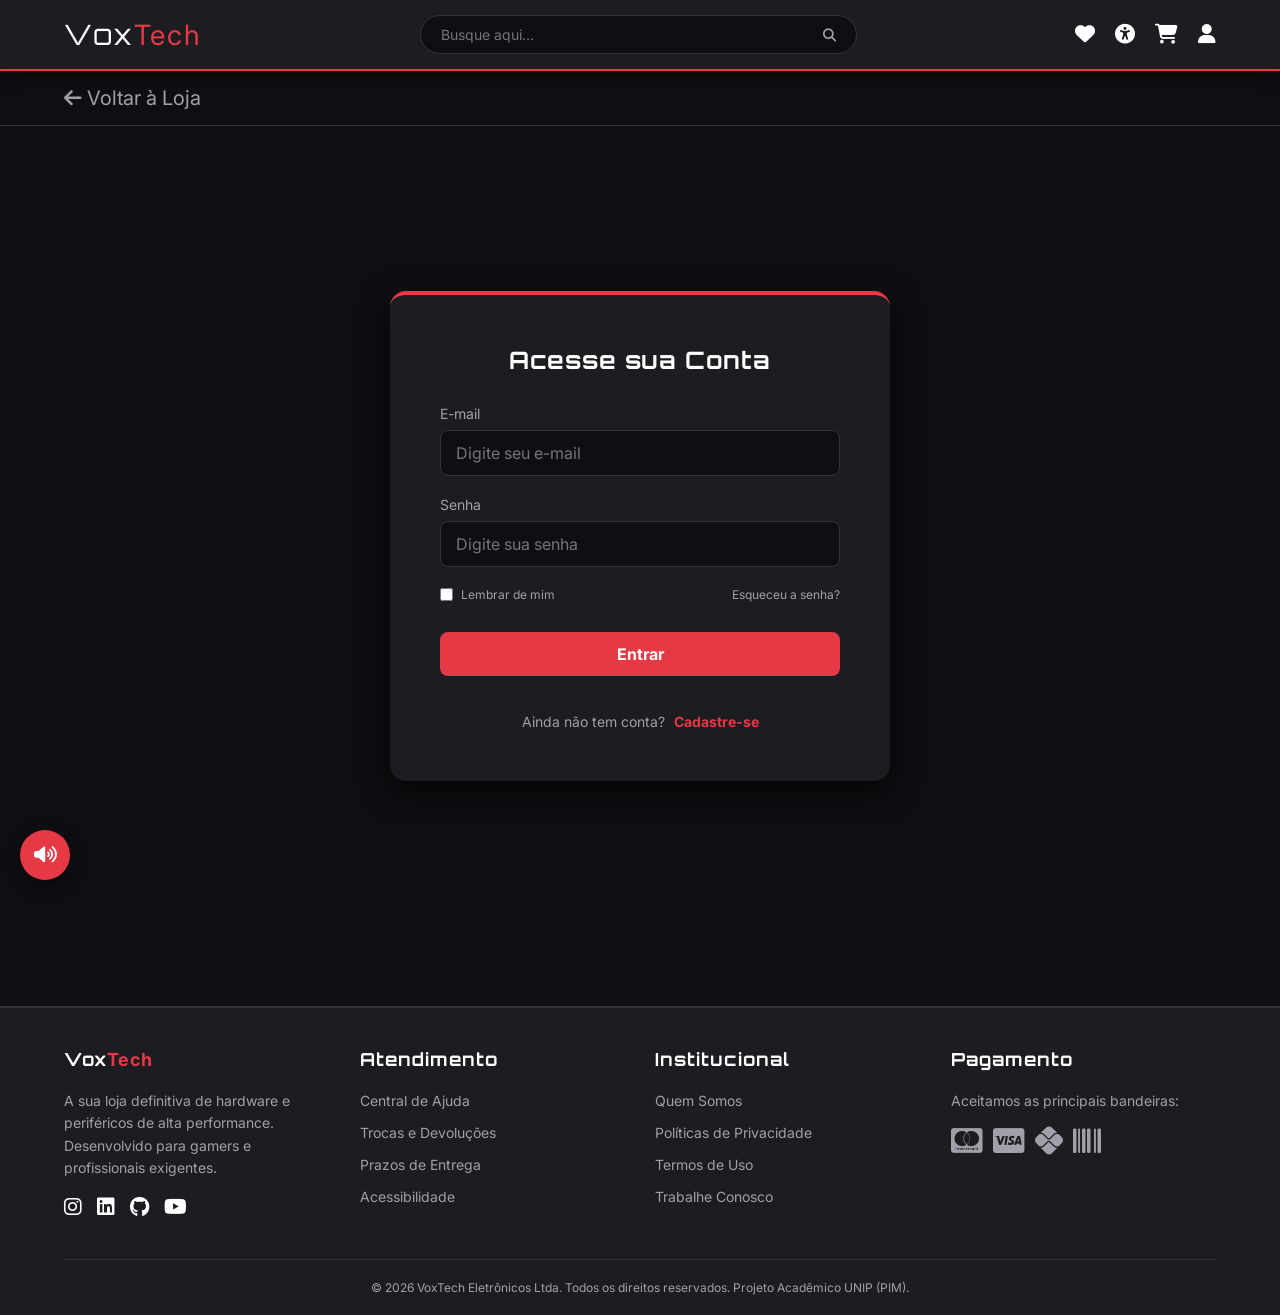
<file: login.html>
<!DOCTYPE html>
<html lang="pt-BR">
<head>
    <meta charset="UTF-8">
    <meta name="viewport" content="width=device-width, initial-scale=1.0">
    <title>VoxTech - Login</title>
    <link rel="stylesheet" href="https://cdnjs.cloudflare.com/ajax/libs/font-awesome/6.4.0/css/all.min.css">
    <link rel="stylesheet" href="style.css">
    <link rel="shortcut icon" href="Imagens/Icon.jpeg" type="image/x-icon">
</head>
<body>

    <header class="header">
        <a href="index.html" class="logo">Vox<span>Tech</span></a>
        <div class="search-bar">
            <input type="text" placeholder="Busque aqui...">
            <button><i class="fas fa-search"></i></button>
        </div>
        <div class="header-icons">
            <a href="favoritos.html" style="color: inherit;"><i class="fas fa-heart" title="Favoritos"></i></a>
            <a href="acessibilidade.html" style="color: inherit;"><i class="fas fa-universal-access" title="Acessibilidade"></i></a>
            <a href="carrinho.html" style="color: inherit;"><i class="fas fa-shopping-cart" title="Carrinho"></i></a>
            <a href="login.html" style="color: inherit;"><i class="fas fa-user" title="Perfil"></i></a>
        </div>
    </header>

    <main class="main-content" style="padding: 0;">
        <nav class="sub-nav">
            <a href="index.html" class="back-button"><i class="fas fa-arrow-left"></i> Voltar à Loja</a>
        </nav>

        <div class="auth-wrapper">
            <div class="auth-card">
                <h2 class="auth-title">Acesse sua Conta</h2>
                
                <div class="form-group">
                    <label for="email">E-mail</label>
                    <input type="email" id="email" placeholder="Digite seu e-mail" required>
                </div>
                
                <div class="form-group">
                    <label for="senha">Senha</label>
                    <input type="password" id="senha" placeholder="Digite sua senha" required>
                </div>
                
                <div class="auth-options">
                    <div class="checkbox-group">
                        <input type="checkbox" id="lembrar">
                        <label for="lembrar" style="margin: 0;">Lembrar de mim</label>
                    </div>
                    <a href="#">Esqueceu a senha?</a>
                </div>
                
                <button class="btn-primary" onclick="window.location.href='perfil.html'">Entrar</button>
                
                <div style="text-align: center; margin-top: 20px;">
                    <span style="color: var(--text-muted); font-size: 14px;">Ainda não tem conta?</span>
                    <a href="#" style="color: var(--red-primary); text-decoration: none; font-weight: bold; font-size: 14px; margin-left: 5px;">Cadastre-se</a>
                </div>
            </div>
        </div>
    </main>

    <footer class="footer">
        <div class="footer-container">
            <div class="footer-column">
                <h3>Vox<span>Tech</span></h3>
                <p>A sua loja definitiva de hardware e periféricos de alta performance. Desenvolvido para gamers e profissionais exigentes.</p>
                <div class="footer-socials">
                    <a href="#"><i class="fab fa-instagram"></i></a>
                    <a href="#"><i class="fab fa-linkedin"></i></a>
                    <a href="#"><i class="fab fa-github"></i></a>
                    <a href="#"><i class="fab fa-youtube"></i></a>
                </div>
            </div>
            <div class="footer-column">
                <h3>Atendimento</h3>
                <ul class="footer-links">
                    <li><a href="#">Central de Ajuda</a></li>
                    <li><a href="#">Trocas e Devoluções</a></li>
                    <li><a href="#">Prazos de Entrega</a></li>
                    <li><a href="acessibilidade.html">Acessibilidade</a></li>
                </ul>
            </div>
            <div class="footer-column">
                <h3>Institucional</h3>
                <ul class="footer-links">
                    <li><a href="#">Quem Somos</a></li>
                    <li><a href="#">Políticas de Privacidade</a></li>
                    <li><a href="#">Termos de Uso</a></li>
                    <li><a href="#">Trabalhe Conosco</a></li>
                </ul>
            </div>
            <div class="footer-column">
                <h3>Pagamento</h3>
                <p>Aceitamos as principais bandeiras:</p>
                <div class="footer-payments">
                    <i class="fab fa-cc-mastercard" title="Mastercard"></i>
                    <i class="fab fa-cc-visa" title="Visa"></i>
                    <i class="fab fa-pix" title="Pix"></i>
                    <i class="fas fa-barcode" title="Boleto"></i>
                </div>
            </div>
        </div>
        <div class="footer-bottom">
            <p>&copy; 2026 VoxTech Eletrônicos Ltda. Todos os direitos reservados. Projeto Acadêmico UNIP (PIM).</p>
        </div>
    </footer>
    <div vw class="enabled">
        <div vw-access-button class="active"></div>
        <div vw-plugin-wrapper>
            <div class="vw-plugin-top-wrapper"></div>
        </div>
    </div>
    <script src="https://vlibras.gov.br/app/vlibras-plugin.js"></script>
    <script>
        new window.VLibras.Widget('https://vlibras.gov.br/app');
    </script>
    <script src="script.js"></script>
</body>
</html>
</file>
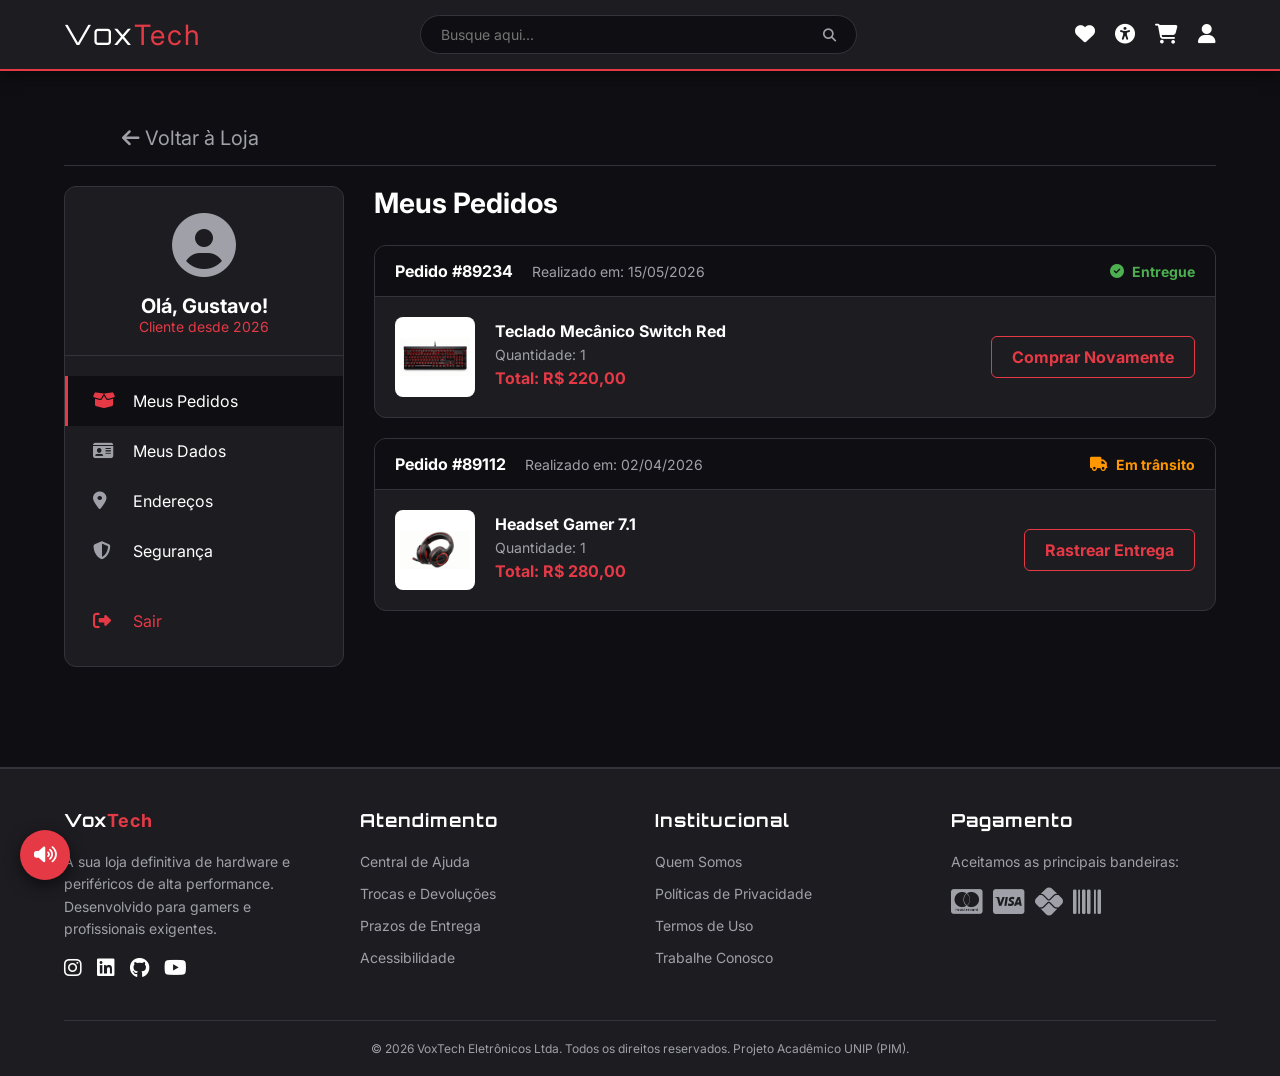
<file: perfil.html>
<!DOCTYPE html>
<html lang="pt-BR">
<head>
    <meta charset="UTF-8">
    <meta name="viewport" content="width=device-width, initial-scale=1.0">
    <title>VoxTech - Meu Painel</title>
    <link rel="stylesheet" href="https://cdnjs.cloudflare.com/ajax/libs/font-awesome/6.4.0/css/all.min.css">
    <link rel="stylesheet" href="style.css">
    <link rel="shortcut icon" href="Imagens/Icon.jpeg" type="image/x-icon">
</head>
<body>

    <header class="header">
        <a href="index.html" class="logo">Vox<span>Tech</span></a>
        <div class="search-bar">
            <input type="text" placeholder="Busque aqui...">
            <button><i class="fas fa-search"></i></button>
        </div>
        <div class="header-icons">
            <a href="favoritos.html" style="color: inherit;"><i class="fas fa-heart" title="Favoritos"></i></a>
            <a href="acessibilidade.html" style="color: inherit;"><i class="fas fa-universal-access" title="Acessibilidade"></i></a>
            <a href="carrinho.html" style="color: inherit;"><i class="fas fa-shopping-cart" title="Carrinho"></i></a>
            <a href="perfil.html" style="color: inherit;"><i class="fas fa-user" title="Perfil"></i></a>
        </div>
    </header>

    <main class="main-content">
        <nav class="sub-nav">
            <a href="index.html" class="back-button"><i class="fas fa-arrow-left"></i> Voltar à Loja</a>
        </nav>

        <div class="profile-layout">
            <aside class="profile-sidebar">
                <div class="profile-user-info">
                    <div class="profile-avatar"><i class="fas fa-user-circle"></i></div>
                    <h3>Olá, Gustavo!</h3>
                    <p>Cliente desde 2026</p>
                </div>
                <nav class="profile-menu">
                    <a href="#" class="profile-link active"><i class="fas fa-box-open"></i> Meus Pedidos</a>
                    <a href="#" class="profile-link"><i class="fas fa-id-card"></i> Meus Dados</a>
                    <a href="#" class="profile-link"><i class="fas fa-map-marker-alt"></i> Endereços</a>
                    <a href="#" class="profile-link"><i class="fas fa-shield-alt"></i> Segurança</a>
                    <a href="login.html" class="profile-link logout"><i class="fas fa-sign-out-alt"></i> Sair</a>
                </nav>
            </aside>

            <section class="profile-content">
                <h2 class="profile-title">Meus Pedidos</h2>
                
                <div class="order-card">
                    <div class="order-header">
                        <div>
                            <span class="order-number">Pedido #89234</span>
                            <span class="order-date">Realizado em: 15/05/2026</span>
                        </div>
                        <div class="order-status status-delivered">
                            <i class="fas fa-check-circle"></i> Entregue
                        </div>
                    </div>
                    <div class="order-body">
                        <img src="Imagens/TecladoMecanico.png" alt="Teclado Mecânico">
                        <div class="order-details">
                            <h4>Teclado Mecânico Switch Red</h4>
                            <p>Quantidade: 1</p>
                            <p class="order-price">Total: R$ 220,00</p>
                        </div>
                        <button class="btn-comprar" style="width: auto; padding: 10px 20px;">Comprar Novamente</button>
                    </div>
                </div>

                <div class="order-card">
                    <div class="order-header">
                        <div>
                            <span class="order-number">Pedido #89112</span>
                            <span class="order-date">Realizado em: 02/04/2026</span>
                        </div>
                        <div class="order-status status-transit">
                            <i class="fas fa-truck"></i> Em trânsito
                        </div>
                    </div>
                    <div class="order-body">
                        <img src="Imagens/HeadsetGamer.png" alt="Headset">
                        <div class="order-details">
                            <h4>Headset Gamer 7.1</h4>
                            <p>Quantidade: 1</p>
                            <p class="order-price">Total: R$ 280,00</p>
                        </div>
                        <button class="btn-comprar" style="width: auto; padding: 10px 20px;">Rastrear Entrega</button>
                    </div>
                </div>

            </section>
        </div>
    </main>

    <footer class="footer">
        <div class="footer-container">
            <div class="footer-column">
                <h3>Vox<span>Tech</span></h3>
                <p>A sua loja definitiva de hardware e periféricos de alta performance. Desenvolvido para gamers e profissionais exigentes.</p>
                <div class="footer-socials">
                    <a href="#"><i class="fab fa-instagram"></i></a>
                    <a href="#"><i class="fab fa-linkedin"></i></a>
                    <a href="#"><i class="fab fa-github"></i></a>
                    <a href="#"><i class="fab fa-youtube"></i></a>
                </div>
            </div>
            <div class="footer-column">
                <h3>Atendimento</h3>
                <ul class="footer-links">
                    <li><a href="#">Central de Ajuda</a></li>
                    <li><a href="#">Trocas e Devoluções</a></li>
                    <li><a href="#">Prazos de Entrega</a></li>
                    <li><a href="acessibilidade.html">Acessibilidade</a></li>
                </ul>
            </div>
            <div class="footer-column">
                <h3>Institucional</h3>
                <ul class="footer-links">
                    <li><a href="#">Quem Somos</a></li>
                    <li><a href="#">Políticas de Privacidade</a></li>
                    <li><a href="#">Termos de Uso</a></li>
                    <li><a href="#">Trabalhe Conosco</a></li>
                </ul>
            </div>
            <div class="footer-column">
                <h3>Pagamento</h3>
                <p>Aceitamos as principais bandeiras:</p>
                <div class="footer-payments">
                    <i class="fab fa-cc-mastercard" title="Mastercard"></i>
                    <i class="fab fa-cc-visa" title="Visa"></i>
                    <i class="fab fa-pix" title="Pix"></i>
                    <i class="fas fa-barcode" title="Boleto"></i>
                </div>
            </div>
        </div>
        <div class="footer-bottom">
            <p>&copy; 2026 VoxTech Eletrônicos Ltda. Todos os direitos reservados. Projeto Acadêmico UNIP (PIM).</p>
        </div>
    </footer>
    <div vw class="enabled">
        <div vw-access-button class="active"></div>
        <div vw-plugin-wrapper>
            <div class="vw-plugin-top-wrapper"></div>
        </div>
    </div>
    <script src="https://vlibras.gov.br/app/vlibras-plugin.js"></script>
    <script>
        new window.VLibras.Widget('https://vlibras.gov.br/app');
    </script>
    <script src="script.js"></script>
</body>
</html>
</file>
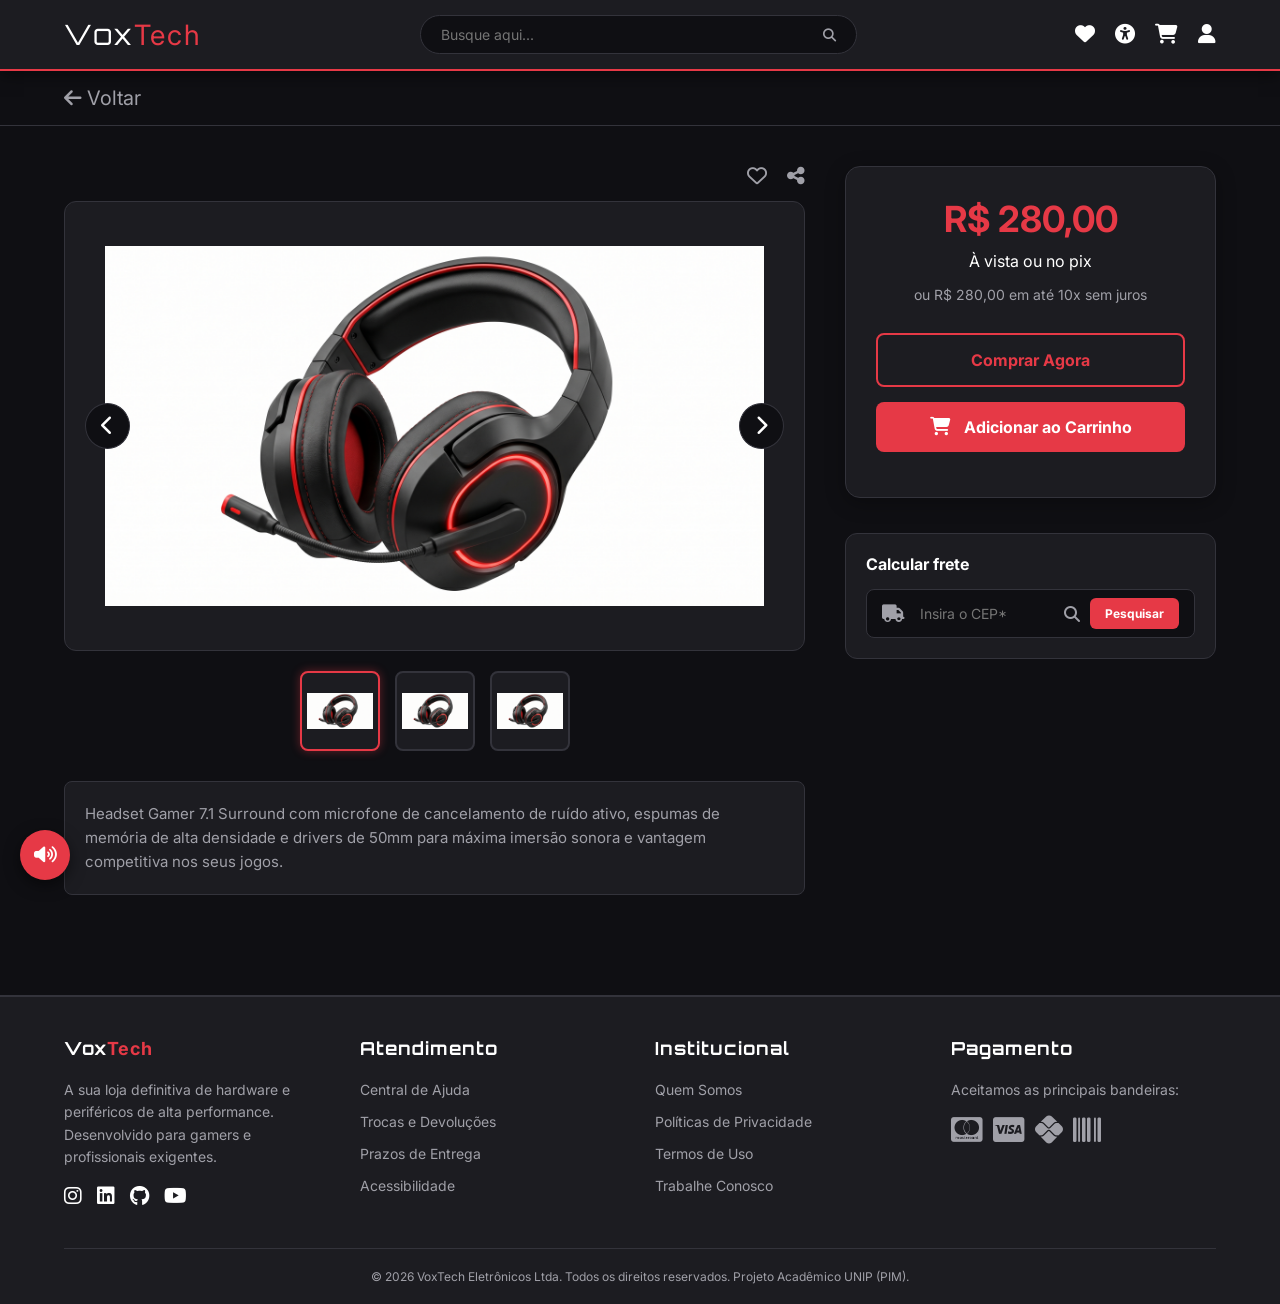
<file: produto.html>
<!DOCTYPE html>
<html lang="pt-BR">
<head>
    <meta charset="UTF-8">
    <meta name="viewport" content="width=device-width, initial-scale=1.0">
    <title>VoxTech - Detalhes do Produto</title>
    <link rel="stylesheet" href="style.css">
    <link rel="stylesheet" href="https://cdnjs.cloudflare.com/ajax/libs/font-awesome/6.4.0/css/all.min.css">
    <link rel="shortcut icon" href="Imagens/Icon.jpeg" type="image/x-icon">
</head>
<body>

    <header class="header">
        <a href="index.html" class="logo">Vox<span>Tech</span></a>
        <div class="search-bar">
            <input type="text" placeholder="Busque aqui...">
            <button><i class="fas fa-search"></i></button>
        </div>
        <div class="header-icons">
            <a href="favoritos.html" style="color: inherit;"><i class="fas fa-heart" title="Favoritos"></i></a>
            <a href="acessibilidade.html" style="color: inherit;"><i class="fas fa-universal-access" title="Acessibilidade"></i></a>
            <a href="carrinho.html" style="color: inherit;"><i class="fas fa-shopping-cart" title="Carrinho"></i></a>
            <a href="login.html" style="color: inherit;"><i class="fas fa-user" title="Perfil"></i></a>
        </div>
    </header>

    <nav class="sub-nav">
        <a href="index.html" class="back-button"><i class="fas fa-arrow-left"></i> Voltar</a>
    </nav>

    <main class="product-details">
        <section class="gallery-column">
            <div class="gallery-controls">
                <i class="far fa-heart fav-icon" title="Favoritar"></i>
                <i class="fas fa-share-alt share-icon" title="Compartilhar"></i>
            </div>
            <div class="main-image-container">
                <i class="fas fa-chevron-left prev-arrow"></i>
                <img src="Imagens/HeadsetGamer.png" alt="Headset Gamer 7.1" id="main-product-image">
                <i class="fas fa-chevron-right next-arrow"></i>
            </div>
            <div class="thumbnail-container">
                <img src="Imagens/HeadsetGamer.png" alt="Miniatura 1" class="thumbnail active">
                <img src="Imagens/HeadsetGamer.png" alt="Miniatura 2" class="thumbnail">
                <img src="Imagens/HeadsetGamer.png" alt="Miniatura 3" class="thumbnail">
            </div>
            <p class="product-description">
                Headset Gamer 7.1 Surround com microfone de cancelamento de ruído ativo, espumas de memória de alta densidade e drivers de 50mm para máxima imersão sonora e vantagem competitiva nos seus jogos.
            </p>
        </section>

        <aside class="purchase-column">
            <div class="purchase-card">
                <h2 class="price">R$ 280,00</h2>
                <p class="payment-info">À vista ou no pix</p>
                <p class="installments">ou R$ 280,00 em até 10x sem juros</p>
                <div class="action-buttons">
                    <button class="buy-now-btn">Comprar Agora</button>
                    <button class="add-to-cart-btn"><i class="fas fa-shopping-cart"></i> Adicionar ao Carrinho</button>
                </div>
            </div>
            <div class="shipping-section">
                <h3>Calcular frete</h3>
                <div class="shipping-input-container">
                    <i class="fas fa-truck shipping-icon"></i>
                    <div class="cep-input-wrapper">
                        <input type="text" placeholder="Insira o CEP*" class="cep-input">
                        <i class="fas fa-search cep-search-icon"></i>
                    </div>
                    <button class="shipping-search-btn">Pesquisar</button>
                </div>
                <div class="frete-resultado" style="display: none; margin-top: 15px; padding: 10px; background-color: var(--surface-hover); border-radius: 8px; font-size: 14px;"></div>
            </div>
        </aside>
    </main>

    <footer class="footer">
        <div class="footer-container">
            <div class="footer-column">
                <h3>Vox<span>Tech</span></h3>
                <p>A sua loja definitiva de hardware e periféricos de alta performance. Desenvolvido para gamers e profissionais exigentes.</p>
                <div class="footer-socials">
                    <a href="#"><i class="fab fa-instagram"></i></a>
                    <a href="#"><i class="fab fa-linkedin"></i></a>
                    <a href="#"><i class="fab fa-github"></i></a>
                    <a href="#"><i class="fab fa-youtube"></i></a>
                </div>
            </div>
            <div class="footer-column">
                <h3>Atendimento</h3>
                <ul class="footer-links">
                    <li><a href="#">Central de Ajuda</a></li>
                    <li><a href="#">Trocas e Devoluções</a></li>
                    <li><a href="#">Prazos de Entrega</a></li>
                    <li><a href="acessibilidade.html">Acessibilidade</a></li>
                </ul>
            </div>
            <div class="footer-column">
                <h3>Institucional</h3>
                <ul class="footer-links">
                    <li><a href="#">Quem Somos</a></li>
                    <li><a href="#">Políticas de Privacidade</a></li>
                    <li><a href="#">Termos de Uso</a></li>
                    <li><a href="#">Trabalhe Conosco</a></li>
                </ul>
            </div>
            <div class="footer-column">
                <h3>Pagamento</h3>
                <p>Aceitamos as principais bandeiras:</p>
                <div class="footer-payments">
                    <i class="fab fa-cc-mastercard" title="Mastercard"></i>
                    <i class="fab fa-cc-visa" title="Visa"></i>
                    <i class="fab fa-pix" title="Pix"></i>
                    <i class="fas fa-barcode" title="Boleto"></i>
                </div>
            </div>
        </div>
        <div class="footer-bottom">
            <p>&copy; 2026 VoxTech Eletrônicos Ltda. Todos os direitos reservados. Projeto Acadêmico UNIP (PIM).</p>
        </div>
    </footer>
    <div vw class="enabled">
        <div vw-access-button class="active"></div>
        <div vw-plugin-wrapper>
            <div class="vw-plugin-top-wrapper"></div>
        </div>
    </div>
    <script src="https://vlibras.gov.br/app/vlibras-plugin.js"></script>
    <script>
        new window.VLibras.Widget('https://vlibras.gov.br/app');
    </script>
    <script src="script.js"></script>
</body>
</html>
</file>
<file: style.css>
/* Importando fontes do Google Fonts */
@import url('https://fonts.googleapis.com/css2?family=Inter:wght@300;400;600;700&family=Orbitron:wght@700&display=swap');

/* ================= 1. VARIÁVEIS E RESET GLOBAL ================= */
:root {
    --bg-dark: #0f0f13;
    --surface: #1c1c21;
    --surface-hover: #26262d;
    --red-primary: #e63946;
    --red-glow: rgba(230, 57, 70, 0.4);
    --text-main: #ffffff;
    --text-muted: #a0a0a8;
    --border-color: #33333b;
}

* {
    margin: 0;
    padding: 0;
    box-sizing: border-box;
    font-family: 'Inter', sans-serif;
}

/* Base de acessibilidade: Define a raiz para escalonamento da fonte */
html {
    font-size: 100%;
}

body {
    background-color: var(--bg-dark);
    color: var(--text-main);
}

/* ================= 2. HEADER E NAVEGAÇÃO ================= */
.header {
    display: flex;
    justify-content: space-between;
    align-items: center;
    background-color: var(--surface);
    padding: 15px 5%;
    border-bottom: 2px solid var(--red-primary);
    box-shadow: 0 4px 15px rgba(0, 0, 0, 0.5);
}

.logo {
    font-family: 'Orbitron', sans-serif;
    font-size: 1.75rem;
    /* 28px */
    color: var(--text-main);
    letter-spacing: 2px;
    text-decoration: none;
}

.logo span {
    color: var(--red-primary);
}

.search-bar {
    display: flex;
    flex: 0.5;
    background-color: var(--bg-dark);
    border: 1px solid var(--border-color);
    border-radius: 25px;
    position: relative;
}

.search-bar input {
    flex: 1;
    background: transparent;
    border: none;
    padding: 10px 20px;
    color: var(--text-main);
    outline: none;
    font-size: 0.875rem;
    /* 14px */
}

.search-bar button {
    background: transparent;
    border: none;
    padding: 0 20px;
    color: var(--text-muted);
    cursor: pointer;
    transition: 0.3s;
    border-radius: 0 25px 25px 0;
}

.search-bar button:hover {
    color: var(--red-primary);
}

.header-icons {
    display: flex;
    gap: 20px;
}

.header-icons i {
    font-size: 1.25rem;
    /* 20px */
    color: var(--text-main);
    cursor: pointer;
    transition: 0.3s;
}

.header-icons i:hover {
    color: var(--red-primary);
    transform: scale(1.1);
}

/* ================= 3. RESULTADOS DA PESQUISA (MOCK) ================= */
.search-results {
    display: none;
    position: absolute;
    top: calc(100% + 5px);
    left: 0;
    width: 100%;
    background-color: var(--surface);
    border: 1px solid var(--border-color);
    border-radius: 12px;
    box-shadow: 0 10px 20px rgba(0, 0, 0, 0.5);
    z-index: 1000;
    max-height: 250px;
    overflow-y: auto;
}

.search-results a {
    display: block;
    padding: 12px 20px;
    color: var(--text-main);
    text-decoration: none;
    border-bottom: 1px solid var(--border-color);
    font-size: 0.875rem;
    /* 14px */
    transition: 0.3s;
}

.search-results a:last-child {
    border-bottom: none;
}

.search-results a:hover {
    background-color: var(--red-primary);
    color: white;
}

/* ================= 4. COMPONENTES GERAIS ================= */
.main-content {
    padding: 40px 5%;
}

.sub-nav {
    padding: 15px 5%;
    border-bottom: 1px solid var(--border-color);
}

.back-button {
    color: var(--text-muted);
    font-size: 1.25rem;
    /* 20px */
    text-decoration: none;
    transition: 0.3s;
}

.back-button:hover {
    color: var(--red-primary);
}

.btn-comprar {
    background-color: transparent;
    color: var(--red-primary);
    border: 1px solid var(--red-primary);
    padding: 10px;
    border-radius: 6px;
    cursor: pointer;
    font-weight: bold;
    transition: 0.3s;
    width: 100%;
    font-size: 1rem;
    /* 16px */
}

.btn-comprar:hover {
    background-color: var(--red-primary);
    color: var(--text-main);
    box-shadow: 0 0 10px var(--red-glow);
}

/* ================= 5. HOME (Banner, Categorias e Grade) ================= */
.banner-section {
    margin-bottom: 40px;
}

.carousel-container {
    width: 100%;
    max-width: 1200px;
    height: 350px;
    margin: 0 auto 20px auto;
    overflow: hidden;
    position: relative;
    border-radius: 12px;
    border: 1px solid var(--border-color);
    box-shadow: 0 10px 20px rgba(0, 0, 0, 0.5);
}

.carousel-slide {
    display: flex;
    width: 100%;
    height: 100%;
    transition: transform 0.5s ease-in-out;
}

.carousel-image {
    width: 100%;
    height: 100%;
    object-fit: cover;
    flex-shrink: 0;
}

.carousel-btn {
    position: absolute;
    top: 50%;
    transform: translateY(-50%);
    background-color: var(--surface);
    color: var(--text-main);
    border: none;
    width: 45px;
    height: 45px;
    font-size: 1.25rem;
    /* 20px */
    cursor: pointer;
    border-radius: 50%;
    transition: 0.3s;
    z-index: 10;
    display: flex;
    justify-content: center;
    align-items: center;
}

.carousel-btn:hover {
    background-color: var(--red-primary);
    box-shadow: 0 0 15px var(--red-glow);
    color: white;
}

.prev {
    left: 15px;
}

.next {
    right: 15px;
}

.banner-dots {
    text-align: center;
}

.dot {
    display: inline-block;
    width: 10px;
    height: 10px;
    background-color: var(--text-muted);
    border-radius: 50%;
    margin: 0 5px;
    cursor: pointer;
    transition: 0.3s;
}

.dot.active {
    background-color: var(--red-primary);
    box-shadow: 0 0 8px var(--red-primary);
}

.categorias {
    display: flex;
    justify-content: center;
    gap: 40px;
    margin-bottom: 50px;
    flex-wrap: wrap;
}

.cat-item {
    text-align: center;
    cursor: pointer;
    transition: 0.3s;
}

.cat-icon {
    width: 70px;
    height: 70px;
    background-color: var(--surface);
    border-radius: 50%;
    display: flex;
    justify-content: center;
    align-items: center;
    font-size: 1.5rem;
    /* 24px */
    margin-bottom: 10px;
    border: 2px solid transparent;
    transition: 0.3s;
}

.cat-item:hover .cat-icon {
    border-color: var(--red-primary);
    box-shadow: 0 0 15px var(--red-glow);
    color: var(--red-primary);
}

.cat-item span {
    font-size: 0.875rem;
    font-weight: 600;
}

/* 14px */

.produtos-grid {
    display: grid;
    grid-template-columns: repeat(auto-fit, minmax(250px, 1fr));
    gap: 30px;
}

.produto-card {
    background-color: var(--surface);
    height: 350px;
    border-radius: 12px;
    border: 1px solid var(--border-color);
    transition: 0.3s;
    position: relative;
}

.produto-card:hover {
    transform: translateY(-5px);
    border-color: var(--red-primary);
    box-shadow: 0 5px 20px var(--red-glow);
}

.img-produto {
    width: 100%;
    height: 180px;
    object-fit: contain;
    padding: 20px;
    transition: 0.3s;
}

.produto-card:hover .img-produto {
    transform: scale(1.1);
}

.info-produto {
    padding: 0 15px 15px 15px;
    text-align: center;
    display: flex;
    flex-direction: column;
    justify-content: space-between;
    height: 165px;
}

.info-produto h3 {
    font-size: 0.9375rem;
    /* 15px */
    color: var(--text-main);
    margin-bottom: 5px;
}

.preco {
    color: var(--red-primary);
    font-size: 1.25rem;
    /* 20px */
    font-weight: bold;
    margin-bottom: 10px;
}

/* ================= 6. TELA DE PRODUTO ================= */
.product-details {
    display: flex;
    padding: 40px 5%;
    gap: 40px;
}

.gallery-column {
    flex: 2;
    display: flex;
    flex-direction: column;
}

.gallery-controls {
    display: flex;
    justify-content: flex-end;
    margin-bottom: 15px;
}

.gallery-controls i {
    margin-left: 20px;
    cursor: pointer;
    font-size: 1.25rem;
    /* 20px */
    color: var(--text-muted);
    transition: 0.3s;
}

.fav-icon:hover {
    color: var(--red-primary);
}

.share-icon:hover {
    color: #3498db;
}

.main-image-container {
    display: flex;
    align-items: center;
    justify-content: center;
    position: relative;
    background-color: var(--surface);
    border: 1px solid var(--border-color);
    border-radius: 12px;
    padding: 40px;
    height: 450px;
}

#main-product-image {
    max-width: 100%;
    max-height: 100%;
    object-fit: contain;
}

.prev-arrow,
.next-arrow {
    position: absolute;
    top: 50%;
    transform: translateY(-50%);
    background-color: var(--bg-dark);
    border: 1px solid var(--border-color);
    cursor: pointer;
    padding: 12px 15px;
    font-size: 1.25rem;
    color: var(--text-main);
    border-radius: 50%;
    transition: 0.3s;
}

.prev-arrow:hover,
.next-arrow:hover {
    background-color: var(--red-primary);
    border-color: var(--red-primary);
}

.prev-arrow {
    left: 20px;
}

.next-arrow {
    right: 20px;
}

.thumbnail-container {
    display: flex;
    justify-content: center;
    margin-top: 20px;
    gap: 15px;
}

.thumbnail {
    width: 80px;
    height: 80px;
    border: 2px solid var(--border-color);
    border-radius: 8px;
    cursor: pointer;
    object-fit: contain;
    background-color: var(--surface);
    padding: 5px;
    transition: 0.3s;
}

.thumbnail.active {
    border-color: var(--red-primary);
    box-shadow: 0 0 10px var(--red-glow);
}

.product-description {
    margin-top: 30px;
    font-size: 0.9375rem;
    /* 15px */
    line-height: 1.6;
    color: var(--text-muted);
    background-color: var(--surface);
    padding: 20px;
    border-radius: 8px;
    border: 1px solid var(--border-color);
}

.purchase-column {
    flex: 1;
}

.purchase-card {
    background-color: var(--surface);
    border-radius: 15px;
    padding: 30px;
    text-align: center;
    border: 1px solid var(--border-color);
    box-shadow: 0 5px 20px rgba(0, 0, 0, 0.3);
}

.purchase-card .price {
    font-size: 2.25rem;
    /* 36px */
    font-weight: bold;
    margin: 0;
    color: var(--red-primary);
}

.payment-info {
    margin: 10px 0 15px 0;
    font-size: 1rem;
    color: var(--text-main);
}

.installments {
    font-size: 0.875rem;
    color: var(--text-muted);
    margin-bottom: 30px;
}

.action-buttons button {
    display: block;
    width: 100%;
    padding: 15px;
    margin-bottom: 15px;
    border-radius: 8px;
    cursor: pointer;
    font-weight: bold;
    font-size: 1rem;
    transition: 0.3s;
}

.buy-now-btn {
    background-color: transparent;
    color: var(--red-primary);
    border: 2px solid var(--red-primary);
}

.buy-now-btn:hover {
    background-color: var(--red-primary);
    color: white;
    box-shadow: 0 0 15px var(--red-glow);
}

.add-to-cart-btn {
    background-color: var(--red-primary);
    color: white;
    border: none;
    display: flex;
    justify-content: center;
    align-items: center;
}

.add-to-cart-btn i {
    margin-right: 10px;
    font-size: 1.125rem;
}

.add-to-cart-btn:hover {
    background-color: #c32b38;
    box-shadow: 0 0 15px var(--red-glow);
}

.shipping-section {
    margin-top: 35px;
    background-color: var(--surface);
    padding: 20px;
    border-radius: 12px;
    border: 1px solid var(--border-color);
}

.shipping-section h3 {
    font-size: 1rem;
    margin-bottom: 15px;
    color: var(--text-main);
}

.shipping-input-container {
    display: flex;
    align-items: center;
    background-color: var(--bg-dark);
    border-radius: 8px;
    padding: 8px 15px;
    border: 1px solid var(--border-color);
}

.shipping-icon {
    font-size: 1.125rem;
    color: var(--text-muted);
    margin-right: 15px;
}

.cep-input-wrapper {
    display: flex;
    align-items: center;
    flex: 1;
}

.cep-input {
    background: transparent;
    border: none;
    color: var(--text-main);
    width: 100%;
    font-size: 0.875rem;
}

.cep-input:focus {
    outline: none;
}

.cep-search-icon {
    color: var(--text-muted);
    cursor: pointer;
}

.shipping-search-btn {
    background-color: var(--red-primary);
    color: white;
    border: none;
    border-radius: 6px;
    padding: 8px 15px;
    cursor: pointer;
    margin-left: 10px;
    font-size: 0.75rem;
    font-weight: bold;
    transition: 0.3s;
}

.shipping-search-btn:hover {
    background-color: #c32b38;
}


/* ================= 7. TELA DE CARRINHO ================= */
.section-title-cart {
    font-size: 1.5rem;
    margin-bottom: 20px;
    color: var(--text-main);
}

.cart-item {
    background-color: var(--surface);
    border-radius: 12px;
    padding: 20px;
    display: flex;
    align-items: center;
    gap: 20px;
    border: 1px solid var(--border-color);
    margin-bottom: 20px;
}

.cart-item-img {
    width: 150px;
    background: white;
    padding: 10px;
    border-radius: 8px;
}

.cart-item-img img {
    width: 100%;
}

.cart-item-info {
    flex: 2;
}

.cart-item-info h3 {
    font-size: 1rem;
    margin-bottom: 15px;
    line-height: 1.4;
}

.quantity-controls {
    display: flex;
    align-items: center;
    gap: 10px;
    margin-bottom: 15px;
}

.qty-btn {
    background: var(--bg-dark);
    border: 1px solid var(--border-color);
    color: white;
    width: 30px;
    height: 30px;
    cursor: pointer;
    border-radius: 4px;
}

.quantity-controls input {
    width: 40px;
    text-align: center;
    background: transparent;
    border: none;
    color: white;
    font-weight: bold;
    font-size: 1rem;
}

.shipping-info-small {
    font-size: 0.75rem;
    color: var(--text-muted);
}

.cart-item-price-area {
    flex: 1;
    text-align: right;
    display: flex;
    flex-direction: column;
    justify-content: space-between;
    height: 100px;
}

.delete-item {
    background: transparent;
    border: none;
    color: var(--text-muted);
    cursor: pointer;
    font-size: 1.125rem;
    transition: 0.3s;
}

.delete-item:hover {
    color: var(--red-primary);
}

.price-main {
    font-size: 1.5rem;
    color: var(--red-primary);
}

.price-main span {
    font-size: 0.875rem;
    color: var(--text-main);
}

.price-sub {
    font-size: 0.75rem;
    color: var(--text-muted);
}

.shipping-bar {
    display: flex;
    align-items: center;
    background-color: #e0e0e0;
    border-radius: 30px;
    padding: 10px 20px;
    max-width: 600px;
    margin-bottom: 40px;
}

.shipping-bar i {
    color: #555;
    margin-right: 15px;
}

.shipping-bar input {
    background: transparent;
    border: none;
    flex: 1;
    outline: none;
    color: #333;
    font-size: 0.875rem;
}

.btn-pesquisa-cep {
    background: #bbb;
    border: none;
    padding: 5px 15px;
    border-radius: 5px;
    cursor: pointer;
    font-weight: bold;
    color: #333;
    font-size: 0.875rem;
}

.warranty-container h3 {
    margin-bottom: 20px;
    color: var(--text-main);
    font-size: 1.125rem;
}

.warranty-options {
    background: white;
    border-radius: 12px;
    padding: 10px;
}

.warranty-card {
    display: flex;
    align-items: center;
    padding: 15px;
    border-bottom: 1px solid #eee;
    cursor: pointer;
    color: #333;
}

.warranty-card:last-child {
    border-bottom: none;
}

.warranty-card input {
    margin-right: 20px;
    accent-color: var(--red-primary);
}

.warranty-text {
    flex: 1;
    font-weight: bold;
    font-size: 0.9375rem;
}

.warranty-price {
    font-size: 0.8125rem;
    color: #666;
}

.cart-footer {
    display: flex;
    justify-content: center;
    margin-top: 50px;
}

.btn-continuar-cart {
    background-color: #d1d1d1;
    color: #333;
    border: none;
    padding: 15px 80px;
    border-radius: 30px;
    font-size: 1.125rem;
    font-weight: bold;
    cursor: pointer;
    transition: 0.3s;
}

.btn-continuar-cart:hover {
    background-color: var(--red-primary);
    color: white;
    box-shadow: 0 0 20px var(--red-glow);
}


/* ================= 8. LOGIN / CADASTRO (Autenticação) ================= */
.auth-wrapper {
    display: flex;
    justify-content: center;
    align-items: center;
    min-height: calc(100vh - 80px);
    padding: 40px 20px;
}

.auth-card {
    background-color: var(--surface);
    padding: 50px;
    border-radius: 16px;
    width: 100%;
    max-width: 500px;
    box-shadow: 0 10px 30px rgba(0, 0, 0, 0.8);
    border-top: 4px solid var(--red-primary);
}

.auth-card.large {
    max-width: 700px;
}

.auth-title {
    text-align: center;
    font-family: 'Orbitron', sans-serif;
    font-size: 1.5rem;
    /* 24px */
    margin-bottom: 30px;
    letter-spacing: 1px;
}

.form-group {
    margin-bottom: 20px;
}

.form-group label {
    display: block;
    margin-bottom: 8px;
    font-size: 0.875rem;
    /* 14px */
    color: var(--text-muted);
}

.form-group input {
    width: 100%;
    padding: 12px 15px;
    background-color: var(--bg-dark);
    border: 1px solid var(--border-color);
    border-radius: 8px;
    color: var(--text-main);
    transition: 0.3s;
    outline: none;
    font-size: 1rem;
}

.form-group input:focus {
    border-color: var(--red-primary);
    box-shadow: 0 0 8px var(--red-glow);
}

.form-row {
    display: flex;
    gap: 20px;
}

.form-row .form-group {
    flex: 1;
}

.auth-options {
    display: flex;
    justify-content: space-between;
    align-items: center;
    font-size: 0.75rem;
    /* 12px */
    margin-bottom: 30px;
}

.auth-options a {
    color: var(--text-muted);
    text-decoration: none;
    transition: 0.3s;
}

.auth-options a:hover {
    color: var(--red-primary);
}

.checkbox-group {
    display: flex;
    align-items: center;
    gap: 8px;
    color: var(--text-muted);
}

.btn-primary {
    width: 100%;
    padding: 12px;
    background-color: var(--red-primary);
    color: white;
    border: none;
    border-radius: 8px;
    font-weight: bold;
    font-size: 1rem;
    cursor: pointer;
    transition: 0.3s;
    margin-bottom: 15px;
}

.btn-primary:hover {
    background-color: #c32b38;
    box-shadow: 0 0 15px var(--red-glow);
}

.btn-secondary {
    width: 100%;
    padding: 12px;
    background-color: transparent;
    color: var(--text-main);
    border: 1px solid var(--border-color);
    border-radius: 8px;
    font-weight: bold;
    font-size: 1rem;
    cursor: pointer;
    transition: 0.3s;
    text-align: center;
    text-decoration: none;
    display: block;
}

.btn-secondary:hover {
    border-color: var(--red-primary);
    color: var(--red-primary);
}


/* ================= 9. TELA DE PERFIL / DASHBOARD ================= */
.profile-layout {
    display: flex;
    gap: 30px;
    margin-top: 20px;
}

@media (max-width: 900px) {
    .profile-layout {
        flex-direction: column;
    }
}

.profile-sidebar {
    width: 280px;
    background-color: var(--surface);
    border: 1px solid var(--border-color);
    border-radius: 12px;
    padding: 20px 0;
    height: fit-content;
}

.profile-user-info {
    text-align: center;
    padding: 0 20px 20px 20px;
    border-bottom: 1px solid var(--border-color);
    margin-bottom: 20px;
}

.profile-avatar {
    font-size: 4rem;
    color: var(--text-muted);
    margin-bottom: 10px;
}

.profile-user-info h3 {
    font-size: 1.25rem;
    color: var(--text-main);
}

.profile-user-info p {
    font-size: 0.875rem;
    color: var(--red-primary);
}

.profile-menu {
    display: flex;
    flex-direction: column;
}

.profile-link {
    display: flex;
    align-items: center;
    padding: 15px 25px;
    color: var(--text-main);
    text-decoration: none;
    font-size: 1rem;
    transition: 0.3s;
    border-left: 3px solid transparent;
}

.profile-link i {
    width: 25px;
    margin-right: 15px;
    color: var(--text-muted);
    font-size: 1.125rem;
    transition: 0.3s;
}

.profile-link:hover,
.profile-link.active {
    background-color: var(--bg-dark);
    border-left-color: var(--red-primary);
}

.profile-link:hover i,
.profile-link.active i {
    color: var(--red-primary);
}

.profile-link.logout {
    margin-top: 20px;
    color: var(--red-primary);
}

.profile-link.logout i {
    color: var(--red-primary);
}

.profile-link.logout:hover {
    background-color: rgba(230, 57, 70, 0.1);
    border-left-color: var(--red-primary);
}

.profile-content {
    flex: 1;
}

.profile-title {
    font-size: 1.75rem;
    margin-bottom: 25px;
    color: var(--text-main);
}

.order-card {
    background-color: var(--surface);
    border: 1px solid var(--border-color);
    border-radius: 12px;
    margin-bottom: 20px;
    overflow: hidden;
}

.order-header {
    background-color: var(--bg-dark);
    padding: 15px 20px;
    display: flex;
    justify-content: space-between;
    align-items: center;
    border-bottom: 1px solid var(--border-color);
}

.order-number {
    font-weight: bold;
    font-size: 1rem;
    margin-right: 15px;
}

.order-date {
    font-size: 0.875rem;
    color: var(--text-muted);
}

.order-status {
    font-weight: bold;
    font-size: 0.875rem;
    display: flex;
    align-items: center;
    gap: 8px;
}

.status-delivered {
    color: #4caf50;
}

.status-transit {
    color: #ff9800;
}

.order-body {
    padding: 20px;
    display: flex;
    align-items: center;
    gap: 20px;
}

.order-body img {
    width: 80px;
    height: 80px;
    object-fit: contain;
    background-color: white;
    border-radius: 8px;
    padding: 5px;
}

.order-details {
    flex: 1;
}

.order-details h4 {
    font-size: 1rem;
    margin-bottom: 5px;
}

.order-details p {
    font-size: 0.875rem;
    color: var(--text-muted);
    margin-bottom: 5px;
}

.order-price {
    font-weight: bold;
    color: var(--red-primary) !important;
    font-size: 1rem !important;
}

/* ================= 10. TELA DE ACESSIBILIDADE ================= */
.acessibilidade-section {
    max-width: 800px;
    margin: 0 auto;
    padding: 20px 0;
}

.acessibilidade-header {
    text-align: center;
    margin-bottom: 40px;
}

.acessibilidade-header h2 {
    font-size: 2rem;
    color: var(--red-primary);
    margin-bottom: 10px;
}

.acessibilidade-header p {
    color: var(--text-muted);
    font-size: 1rem;
}

.acessibilidade-cards {
    display: flex;
    gap: 30px;
    margin-bottom: 40px;
}

@media (max-width: 768px) {
    .acessibilidade-cards {
        flex-direction: column;
    }
}

.access-card {
    background-color: var(--surface);
    border: 1px solid var(--border-color);
    border-radius: 12px;
    padding: 30px;
    flex: 1;
    text-align: center;
}

.access-icon {
    font-size: 2.5rem;
    color: var(--red-primary);
    margin-bottom: 20px;
}

.access-card h3 {
    margin-bottom: 10px;
    font-size: 1.25rem;
}

.access-card p {
    font-size: 0.875rem;
    color: var(--text-muted);
    margin-bottom: 25px;
    height: 40px;
}

.access-buttons {
    display: flex;
    justify-content: center;
    gap: 10px;
}

.btn-access {
    background-color: var(--bg-dark);
    color: var(--text-main);
    border: 1px solid var(--border-color);
    padding: 10px 15px;
    border-radius: 6px;
    cursor: pointer;
    font-weight: bold;
    font-size: 1rem;
    transition: 0.3s;
}

.btn-access:hover {
    background-color: var(--red-primary);
    color: white;
}

.preview-area {
    background-color: var(--surface);
    border: 2px dashed var(--border-color);
    border-radius: 12px;
    padding: 30px;
    text-align: center;
}

.preview-area h3 {
    margin-bottom: 15px;
    font-size: 1.25rem;
}

.preview-area p {
    margin-bottom: 20px;
    line-height: 1.6;
    font-size: 1rem;
}

/* ================= 11. TELA DE CATEGORIA ================= */
.category-header {
    display: flex;
    justify-content: space-between;
    align-items: center;
    margin-bottom: 30px;
    padding-bottom: 20px;
    border-bottom: 1px solid var(--border-color);
}

.category-header h2 {
    font-size: 2rem;
    color: var(--red-primary);
}

.sort-select {
    background-color: var(--bg-dark);
    color: var(--text-main);
    border: 1px solid var(--border-color);
    padding: 10px 15px;
    border-radius: 8px;
    outline: none;
    font-size: 0.9375rem;
    cursor: pointer;
    transition: 0.3s;
}

.sort-select:focus {
    border-color: var(--red-primary);
}

.category-layout {
    display: flex;
    gap: 30px;
    align-items: flex-start;
}

/* Sidebar de Filtros com efeito Sticky (Acompanha a rolagem) */
.filters-sidebar {
    width: 260px;
    background-color: var(--surface);
    padding: 25px;
    border-radius: 12px;
    border: 1px solid var(--border-color);
    position: sticky;
    top: 20px; /* Distância do topo ao rolar a página */
}

.filter-group {
    margin-bottom: 25px;
}

.filter-group h3 {
    font-size: 1.125rem;
    margin-bottom: 15px;
    color: var(--text-main);
    border-bottom: 1px dashed var(--border-color);
    padding-bottom: 10px;
}

.filter-item {
    display: flex;
    align-items: center;
    gap: 12px;
    margin-bottom: 12px;
    color: var(--text-muted);
    cursor: pointer;
    font-size: 0.9375rem;
    transition: 0.2s;
}

.filter-item input[type="checkbox"] {
    accent-color: var(--red-primary); /* Pinta a caixinha de vermelho */
    width: 18px;
    height: 18px;
    cursor: pointer;
}

.filter-item:hover {
    color: var(--text-main);
}

/* Responsividade para celulares/tablets */
@media (max-width: 900px) {
    .category-header { flex-direction: column; align-items: flex-start; gap: 15px; }
    .category-layout { flex-direction: column; }
    .filters-sidebar { width: 100%; position: relative; top: 0; }
}

/* ================= 12. TELA DE CHECKOUT ================= */
.checkout-layout {
    display: flex;
    gap: 40px;
    align-items: flex-start;
}

@media (max-width: 900px) {
    .checkout-layout { flex-direction: column-reverse; }
}

.checkout-forms {
    flex: 2;
}

.checkout-section {
    background-color: var(--surface);
    border: 1px solid var(--border-color);
    border-radius: 12px;
    padding: 30px;
    margin-bottom: 30px;
}

.checkout-section h3 {
    font-size: 1.25rem;
    color: var(--text-main);
    margin-bottom: 25px;
    padding-bottom: 15px;
    border-bottom: 1px dashed var(--border-color);
    display: flex;
    align-items: center;
    gap: 10px;
}

.checkout-section h3 i { color: var(--red-primary); }

/* Opções de Pagamento (Abas) */
.payment-options {
    display: flex;
    gap: 15px;
    margin-bottom: 25px;
}

.payment-method {
    flex: 1;
    background-color: var(--bg-dark);
    border: 1px solid var(--border-color);
    border-radius: 8px;
    padding: 15px;
    text-align: center;
    cursor: pointer;
    font-weight: bold;
    color: var(--text-muted);
    transition: 0.3s;
    display: flex;
    flex-direction: column;
    align-items: center;
    gap: 10px;
}

.payment-method i { font-size: 1.5rem; }
.payment-method input[type="radio"] { display: none; }

/* Efeito de aba selecionada */
.payment-method:has(input:checked) {
    border-color: var(--red-primary);
    color: var(--red-primary);
    background-color: rgba(230, 57, 70, 0.05);
}

.payment-form {
    background-color: var(--bg-dark);
    padding: 20px;
    border-radius: 8px;
    border: 1px solid var(--border-color);
}

/* Resumo do Pedido Lateral */
.checkout-summary {
    flex: 1;
    background-color: var(--surface);
    border: 1px solid var(--red-primary);
    border-radius: 12px;
    padding: 30px;
    position: sticky;
    top: 20px;
    box-shadow: 0 5px 20px rgba(230, 57, 70, 0.1);
}

.checkout-summary h3 {
    font-size: 1.25rem;
    margin-bottom: 20px;
    color: var(--text-main);
}

.summary-items {
    border-bottom: 1px solid var(--border-color);
    padding-bottom: 15px;
    margin-bottom: 15px;
}

.summary-item {
    display: flex;
    justify-content: space-between;
    font-size: 0.875rem;
    color: var(--text-muted);
    margin-bottom: 10px;
}

.summary-total {
    display: flex;
    justify-content: space-between;
    align-items: center;
    font-size: 1.125rem;
    font-weight: bold;
    color: var(--text-main);
}

.total-price {
    font-size: 1.5rem;
    color: var(--red-primary);
}

/* ================= 13. RODAPÉ (FOOTER) ================= */
.footer {
    background-color: var(--surface);
    border-top: 2px solid var(--border-color);
    padding: 40px 5% 20px 5%;
    margin-top: 60px;
}

.footer-container {
    display: flex;
    justify-content: space-between;
    flex-wrap: wrap;
    gap: 30px;
    max-width: 1200px;
    margin: 0 auto;
}

.footer-column {
    flex: 1;
    min-width: 200px;
}

.footer-column h3 {
    color: var(--text-main);
    font-size: 1.125rem;
    margin-bottom: 20px;
    font-family: 'Orbitron', sans-serif;
    letter-spacing: 1px;
}

.footer-column h3 span {
    color: var(--red-primary);
}

.footer-column p {
    color: var(--text-muted);
    font-size: 0.875rem;
    line-height: 1.6;
}

.footer-links {
    list-style: none;
}

.footer-links li {
    margin-bottom: 12px;
}

.footer-links a {
    color: var(--text-muted);
    text-decoration: none;
    font-size: 0.875rem;
    transition: 0.3s;
}

.footer-links a:hover {
    color: var(--red-primary);
    padding-left: 5px;
}

.footer-socials {
    display: flex;
    gap: 15px;
    margin-top: 15px;
}

.footer-socials a {
    color: var(--text-main);
    font-size: 1.25rem;
    transition: 0.3s;
}

.footer-socials a:hover {
    color: var(--red-primary);
    transform: translateY(-3px);
}

.footer-payments {
    display: flex;
    gap: 10px;
    font-size: 1.75rem;
    color: var(--text-muted);
    margin-top: 15px;
}

.footer-payments i:hover {
    color: var(--text-main);
}

.footer-bottom {
    border-top: 1px solid var(--border-color);
    margin-top: 40px;
    padding-top: 20px;
    text-align: center;
}

.footer-bottom p {
    color: var(--text-muted);
    font-size: 0.75rem;
}

/* Ajuste de responsividade para telas menores */
@media (max-width: 768px) {
    .footer-container { flex-direction: column; text-align: center; }
    .footer-socials, .footer-payments { justify-content: center; }
    .footer-links a:hover { padding-left: 0; }
}

/* ================= 14. CORREÇÕES DE RESPONSIVIDADE (MOBILE) ================= */

@media (max-width: 768px) {
    /* 1. Ajuste do Cabeçalho (Header) */
    .header {
        flex-direction: column;
        gap: 15px;
        padding: 15px;
    }
    .search-bar {
        width: 100%;
        order: 3; /* Joga a barra de pesquisa para debaixo da logo e ícones */
    }
    .header-icons {
        width: 100%;
        justify-content: space-between;
        padding: 0 10px;
    }

    /* 2. Ajuste do Banner (Carrossel) para não distorcer */
    .carousel-container {
        height: 180px; 
    }

    /* 3. Ajuste da Tela de Produto (Para a imagem ficar em cima do preço) */
    .product-details {
        flex-direction: column;
        padding: 20px 5%;
        gap: 20px;
    }
    .main-image-container {
        height: 280px;
        padding: 20px;
    }
    .thumbnail {
        width: 60px;
        height: 60px;
    }

    /* 4. Ajuste da Grade de Produtos na Home (2 produtos por linha) */
    .produtos-grid {
        grid-template-columns: repeat(auto-fit, minmax(140px, 1fr));
        gap: 15px;
    }
    .produto-card {
        height: auto;
        padding-bottom: 15px;
    }
    .img-produto {
        height: 120px;
        padding: 10px;
    }
    .info-produto {
        height: auto;
        padding: 0 10px;
    }
    .info-produto h3 {
        font-size: 0.85rem; /* Diminui a fonte do título para caber na tela pequena */
    }
    .preco {
        font-size: 1.1rem;
    }
    .btn-comprar {
        font-size: 0.9rem;
        padding: 8px;
    }

    /* 5. Ajuste das Categorias Redondas */
    .categorias {
        gap: 20px;
    }
    .cat-icon {
        width: 60px;
        height: 60px;
        font-size: 1.2rem;
    }
}
</file>
